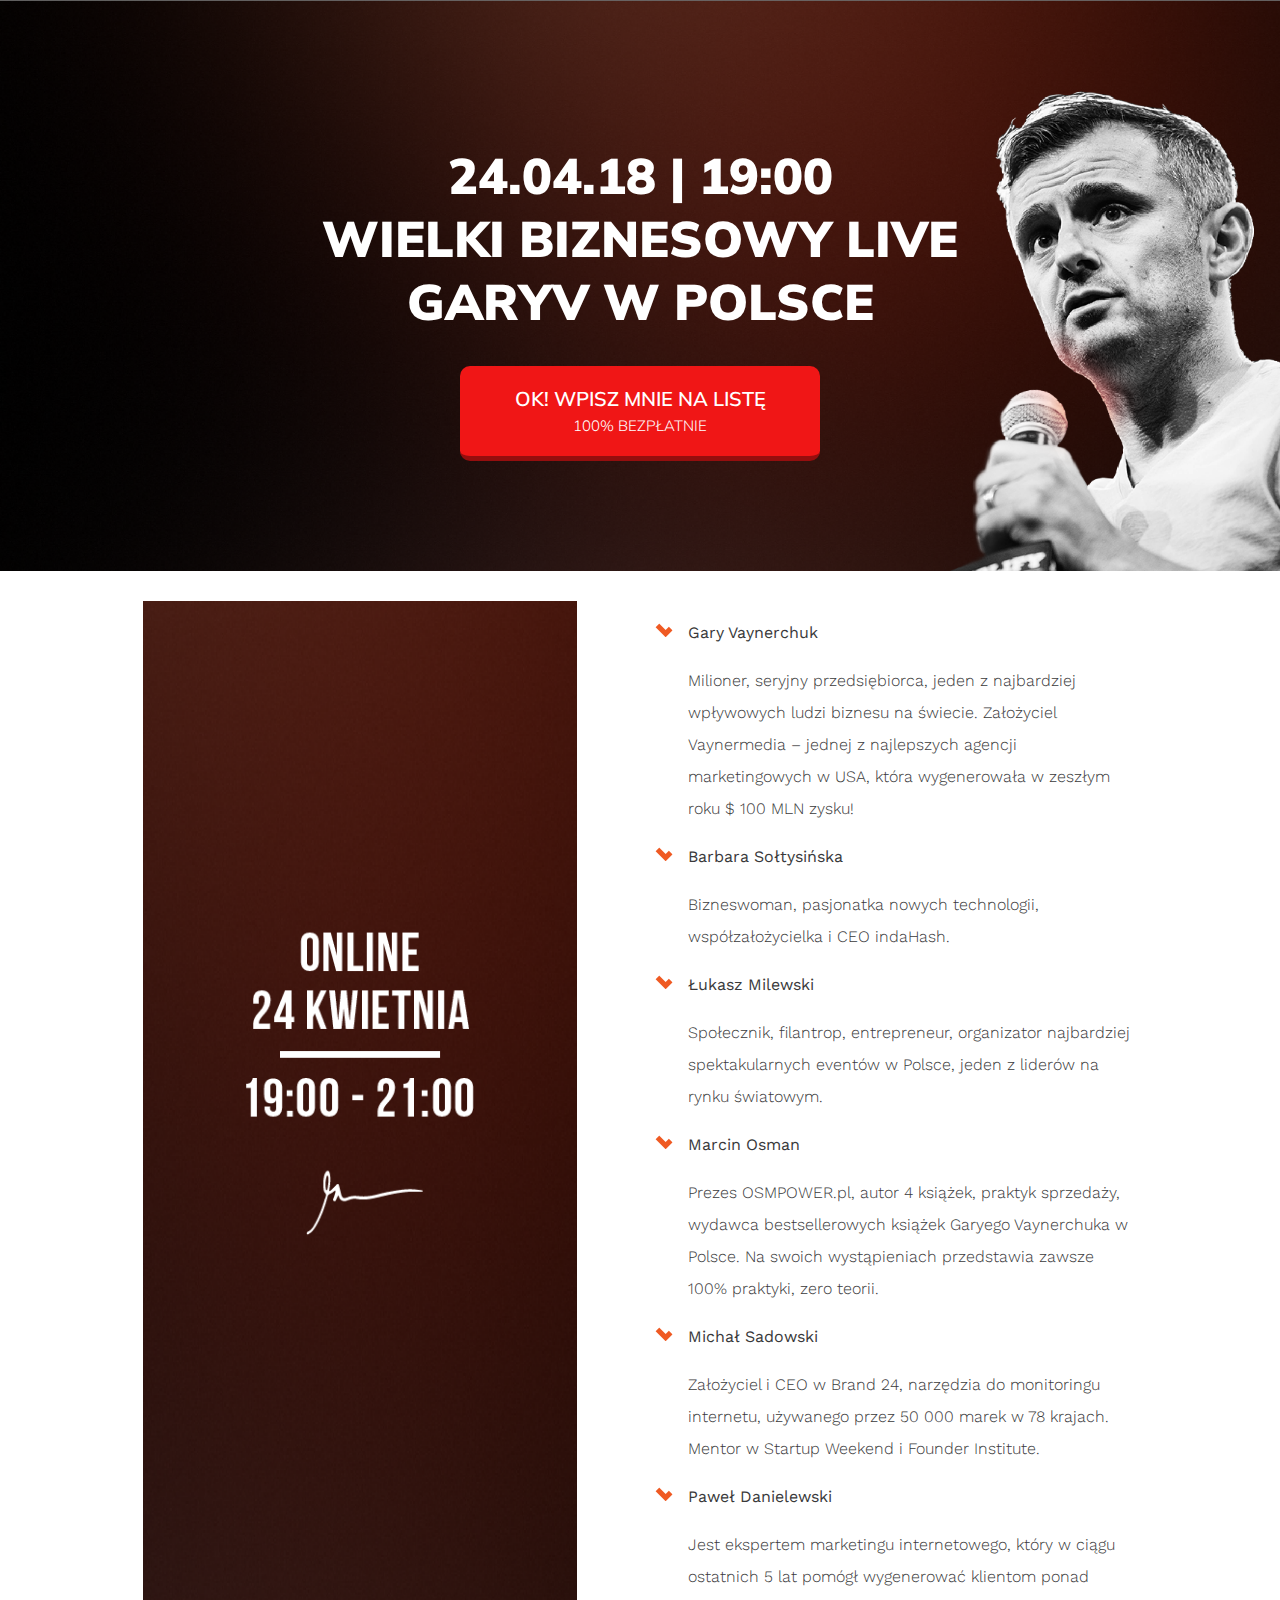
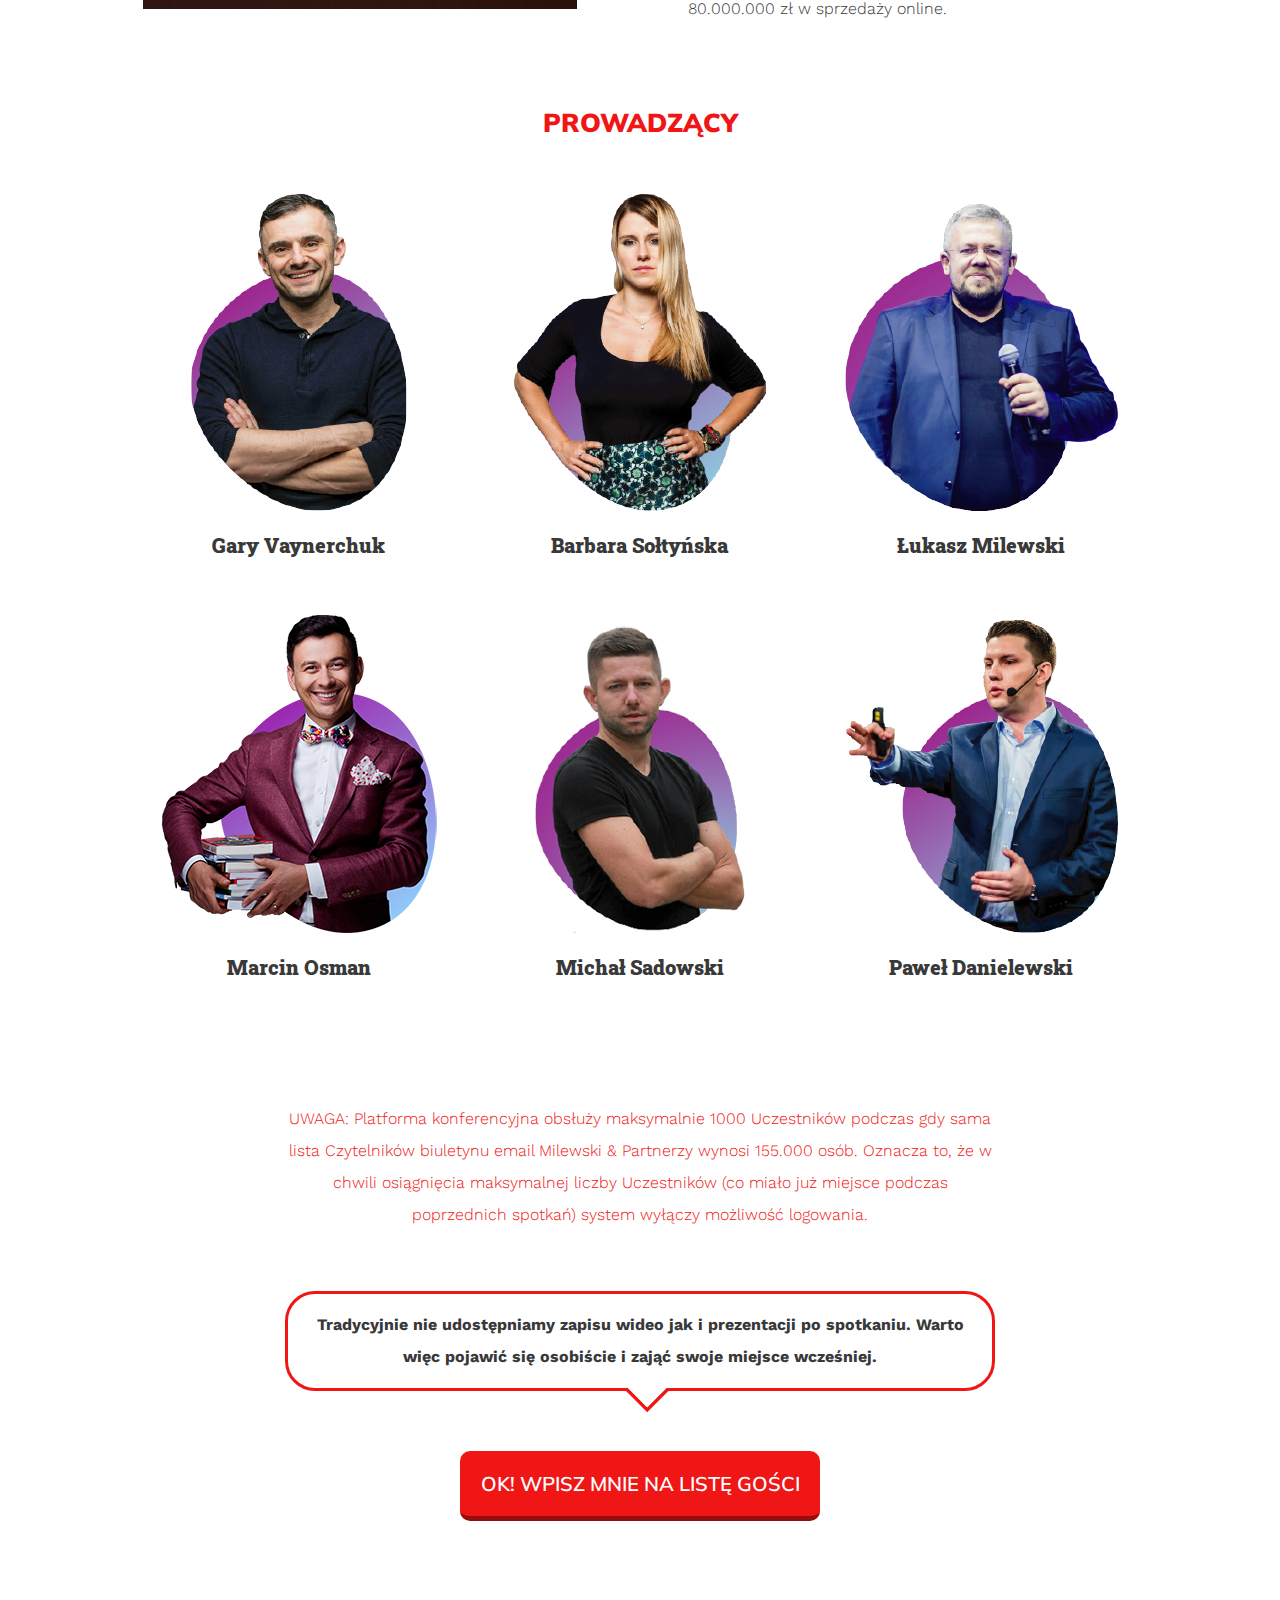
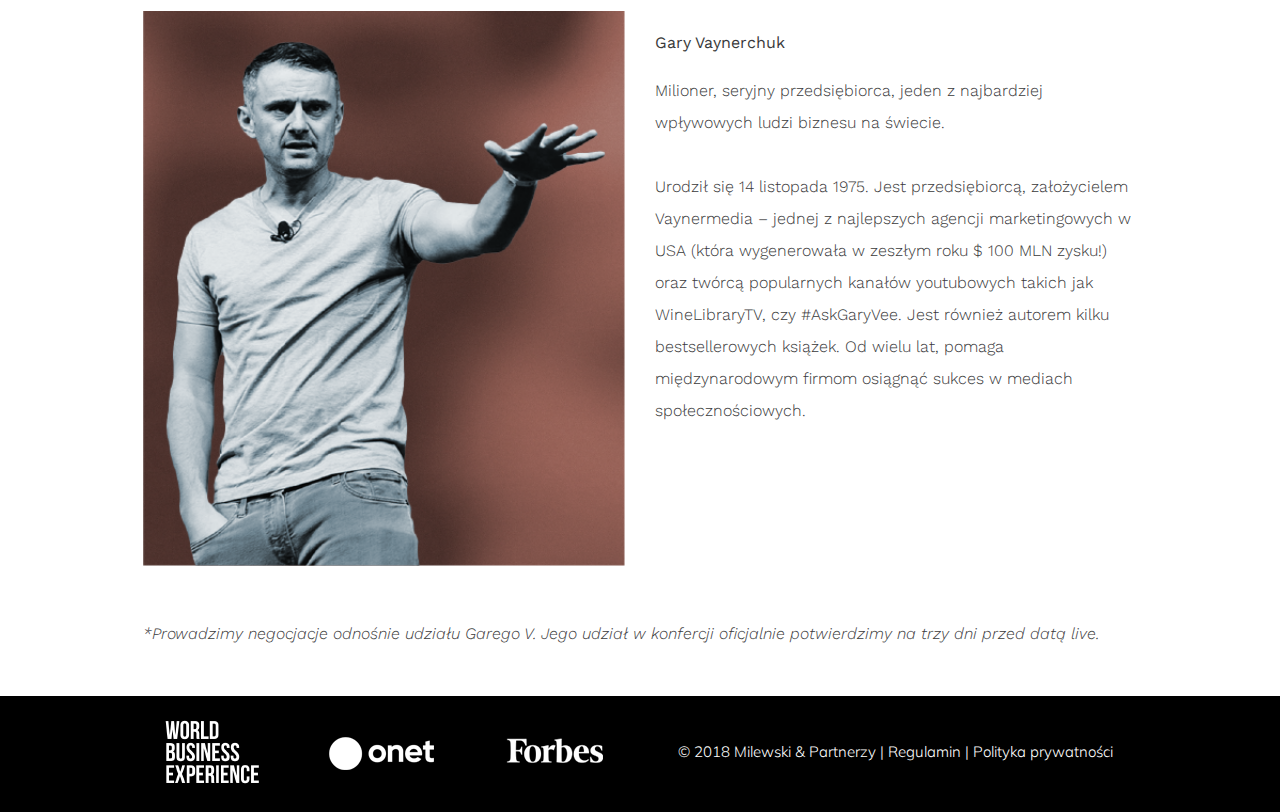
<file: index.html>
<!DOCTYPE html>
<html lang="pl-PL" prefix="og: http://ogp.me/ns#">
	<head>
		<meta charset="UTF-8">
		<meta name="viewport" content="width=device-width, initial-scale=1">
		<title>Wielki Biznesowy Live GaryV w Polsce</title>
		<link rel="stylesheet" type="text/css" href="css/style.css">
		<link rel="stylesheet" type="text/css" href="css/bootstrap-grid.min.css">
    <link rel="stylesheet" type="text/css" href="css/material-design-iconic-font.min.css">
    <link href="https://fonts.googleapis.com/css?family=Muli:300,600,900|Work+Sans:300,500|Roboto+Slab:400,700" rel="stylesheet">

		<!-- Global site tag (gtag.js) - Google Analytics -->

		<script async src="https://www.googletagmanager.com/gtag/js?id=UA-117096442-1"></script>
		<script>
		window.dataLayer = window.dataLayer || [];
		function gtag(){dataLayer.push(arguments);}
		gtag('js', new Date());

		gtag('config', 'UA-117096442-1');
		</script>

		<!-- Facebook Pixel Code -->

		<script>
		!function(f,b,e,v,n,t,s){if(f.fbq)return;n=f.fbq=function(){n.callMethod?
		n.callMethod.apply(n,arguments):n.queue.push(arguments)};if(!f._fbq)f._fbq=n;
		n.push=n;n.loaded=!0;n.version='2.0';n.queue=[];t=b.createElement(e);t.async=!0;
		t.src=v;s=b.getElementsByTagName(e)[0];s.parentNode.insertBefore(t,s)}(window,
		document,'script','https://connect.facebook.net/en_US/fbevents.js');

		fbq('init', '687511681322429');
		fbq('track', "PageView");</script>

		<noscript><img height="1" width="1" style="display:none" src="https://www.facebook.com/tr?id=687511681322429&ev=PageView&noscript=1" /></noscript>
		<!-- End Facebook Pixel Code -->

		<!-- Yandex.Metrika counter -->

		<script type="text/javascript" >
		(function (d, w, c) {
		(w[c] = w[c] || []).push(function() {
		try {
		w.yaCounter48459869 = new Ya.Metrika({
		id:48459869,
		clickmap:true,
		trackLinks:true,
		accurateTrackBounce:true,
		webvisor:true
		});
		} catch(e) { }
		});

		    var n = d.getElementsByTagName("script")[0],
		        s = d.createElement("script"),
		        f = function () { n.parentNode.insertBefore(s, n); };
		    s.type = "text/javascript";
		    s.async = true;
		    s.src = "https://mc.yandex.ru/metrika/watch.js";

		    if (w.opera == "[object Opera]") {
		        d.addEventListener("DOMContentLoaded", f, false);
		    } else { f(); }
		})(document, window, "yandex_metrika_callbacks");
		</script>

		<noscript><div><img src="https://mc.yandex.ru/watch/48459869" style="position:absolute; left:-9999px;" alt="" /></div></noscript>
		<!-- /Yandex.Metrika counter -->


	</head>

	<body>


		<main>
      <section class="header-section">
        <div class="container-1220">

          <div class="row">
            <div class="col-lg-12 text-center margin-top-header">
							<h1>24.04.18 | 19:00<br>
								Wielki Biznesowy Live<br>
							GaryV w Polsce
						</h1>
							<a href="#zapisz-sie" class="button button-normal-width">Ok! Wpisz mnie na listę<br>
							<span class="text-tiny">100% bezpłatnie</span></a>
            </div>
          </div>
        </div>
      </section>

			<section class="what-you-get-section">
				<div class="container-1440">
					<div class="row">
						<div class="col-lg-6">
              <img src="img/img1.png" class="img-rwd">
        </div>
            <div class="col-lg-6">
							<p>
								<img src="img/check.png" class="img-check"> <b>Gary Vaynerchuk </b>
							</p>
							<p class="padding-left-30">
								Milioner, seryjny przedsiębiorca, jeden z najbardziej wpływowych ludzi biznesu na świecie.
Założyciel Vaynermedia – jednej z najlepszych agencji marketingowych w USA, która wygenerowała w zeszłym roku $ 100 MLN zysku!
							</p>

							<p>
								<img src="img/check.png" class="img-check"> <b>Barbara Sołtysińska</b>
							</p>
							<p class="padding-left-30">
								Bizneswoman, pasjonatka nowych technologii, współzałożycielka i CEO indaHash.
							</p>
							<p>
								<img src="img/check.png" class="img-check"> <b>Łukasz Milewski</b>
							</p>
							<p class="padding-left-30">
							Społecznik, filantrop, entrepreneur, organizator najbardziej spektakularnych eventów w Polsce, jeden z liderów na rynku światowym.</p>


<p>
	<img src="img/check.png" class="img-check"> <b>Marcin Osman</b>
</p>
<p class="padding-left-30">
	Prezes OSMPOWER.pl, autor 4 książek, praktyk sprzedaży, wydawca bestsellerowych książek Garyego Vaynerchuka w Polsce.

	Na swoich wystąpieniach przedstawia zawsze 100% praktyki, zero teorii.</p>

<p>
	<img src="img/check.png" class="img-check"> <b>Michał Sadowski</b>
</p>
<p class="padding-left-30">
Założyciel i CEO w Brand 24, narzędzia do monitoringu internetu, używanego przez 50 000 marek w 78 krajach. Mentor w Startup Weekend i Founder Institute.</p>

<p>
	<img src="img/check.png" class="img-check"> <b>Paweł Danielewski</b>
</p>
<p class="padding-left-30">
Jest ekspertem marketingu internetowego, który w ciągu ostatnich 5 lat pomógł wygenerować klientom ponad 80.000.000 zł w sprzedaży online.</p>
            </div>
						</div>
					</div>
				</div>
			</section>

			<section class="person-section">
				<div class="container-1440">
					<div class="row">
						<div class="col-lg-12 text-center">
							<h2 class="text-red">PROWADZĄCY</h2>
						</div>
						<div class="col-lg-4 text-center">
              <img src="img/p1.png" class="img-person">
							<h3>Gary Vaynerchuk</h3>
        		</div>

						<div class="col-lg-4 text-center">
              <img src="img/p2.png" class="img-person">
							<h3>Barbara Sołtyńska</h3>
        		</div>

						<div class="col-lg-4 text-center">
              <img src="img/p3.png" class="img-person">
							<h3>Łukasz Milewski</h3>
        		</div>

						<div class="col-lg-4 text-center">
              <img src="img/p4.png" class="img-person">
							<h3>Marcin Osman</h3>
        		</div>

						<div class="col-lg-4 text-center">
              <img src="img/p5.png" class="img-person">
							<h3>Michał Sadowski</h3>
        		</div>

						<div class="col-lg-4 text-center">
              <img src="img/p6.png" class="img-person">
							<h3>Paweł Danielewski</h3>
        		</div>

						</div>
					</div>
				</div>
			</section>

      <section class="occasion-section">
        <div class="container-750">
          <p class="text-red">
						UWAGA: Platforma konferencyjna obsłuży maksymalnie 1000 Uczestników podczas gdy sama lista Czytelników biuletynu email Milewski & Partnerzy wynosi 155.000 osób. Oznacza to, że w chwili osiągnięcia maksymalnej liczby Uczestników (co miało już miejsce podczas poprzednich spotkań) system wyłączy możliwość logowania.
          </p>
					<p class="margin-bottom-50 triagle-box">
						Tradycyjnie nie udostępniamy zapisu wideo jak i prezentacji po spotkaniu. Warto więc pojawić się osobiście i zająć swoje miejsce wcześniej.
					</p>
          <a href="#zapisz-sie" class="button">Ok! Wpisz mnie na listę gości</a>
        </div>
      </section>

			<section class="what-you-get-section">
				<div class="container-1440">
					<div class="row">
						<div class="col-lg-6">
              <img src="img/gary-01.png" class="img-fluid">
        </div>
            <div class="col-lg-6">
							<p>
								<b>Gary Vaynerchuk</b>
							</p>
							<p>
								Milioner, seryjny przedsiębiorca,
								jeden z najbardziej wpływowych ludzi biznesu na świecie.
								<br><br>
								Urodził się 14 listopada 1975. Jest przedsiębiorcą, założycielem Vaynermedia – jednej z najlepszych agencji marketingowych w USA (która wygenerowała w zeszłym roku $ 100 MLN zysku!) oraz twórcą popularnych kanałów youtubowych takich jak WineLibraryTV, czy #AskGaryVee. Jest również autorem kilku bestsellerowych książek. Od wielu lat, pomaga międzynarodowym firmom osiągnąć sukces w mediach społecznościowych.
							</p>
            </div>
						<div class="col-lg-12">
							<p>
								<em>
								<br>*Prowadzimy negocjacje odnośnie udziału Garego V. Jego udział w konfercji oficjalnie potwierdzimy na trzy dni przed datą live.
							</em>
						</p>
						</div>
						</div>
					</div>
				</div>
			</section>

		</main>
		<footer class="text-white">
			<div class="container-1440">
				<div class="row">
					<div class="col-lg-2">
						<a href="http://www.wbexp.pl/" target="_blank">
							<img src="img/logo1.png" class="img-fluid-mobile">
						</a>
					</div>
					<div class="col-lg-2">
						<a href="https://www.onet.pl/" target="_blank">
							<img src="img/logo2.png" class="img-fluid-mobile">
						</a>
					</div>
					<div class="col-lg-2">
						<a href="https://www.forbes.pl/" target="_blank">
							<img src="img/logo3.png" class="img-fluid-mobile">
						</a>
					</div>
					<div class="col-lg-6">
						<p class="footer-info">
							<!-- W adresach linków zamiast # wprowadź docelowy adres -->
							&copy; <a href="http://www.milewskipartnerzy.pl/" target="_blank">2018 Milewski & Partnerzy</a> | <a href="http://www.wbexp.pl/regulamin/" target="_blank">Regulamin</a> | <a href="http://sklep.milewskipartnerzy.pl/policy/" target="_blank">Polityka prywatności</a>
						</p>
					</div>
					</div>
				</div>
		</footer>

		<div id="zapisz-sie" class="overlay">
			<div class="popup">
				<h2>Tytuł</h2>
				<a class="close" href="#zamknij">&times;</a>
				<div class="content">
					<!-- Wklej tutaj kod swojego fromularza, jeżeli to wymagane to dodaj przed </body> odpowiedni kod js -->
					Tutaj proszę wkleić formularz
				</div>
			</div>
		</div>

		<script src="js/jquery-3.2.1.min.js"></script>
	</body>
</html>
</file>
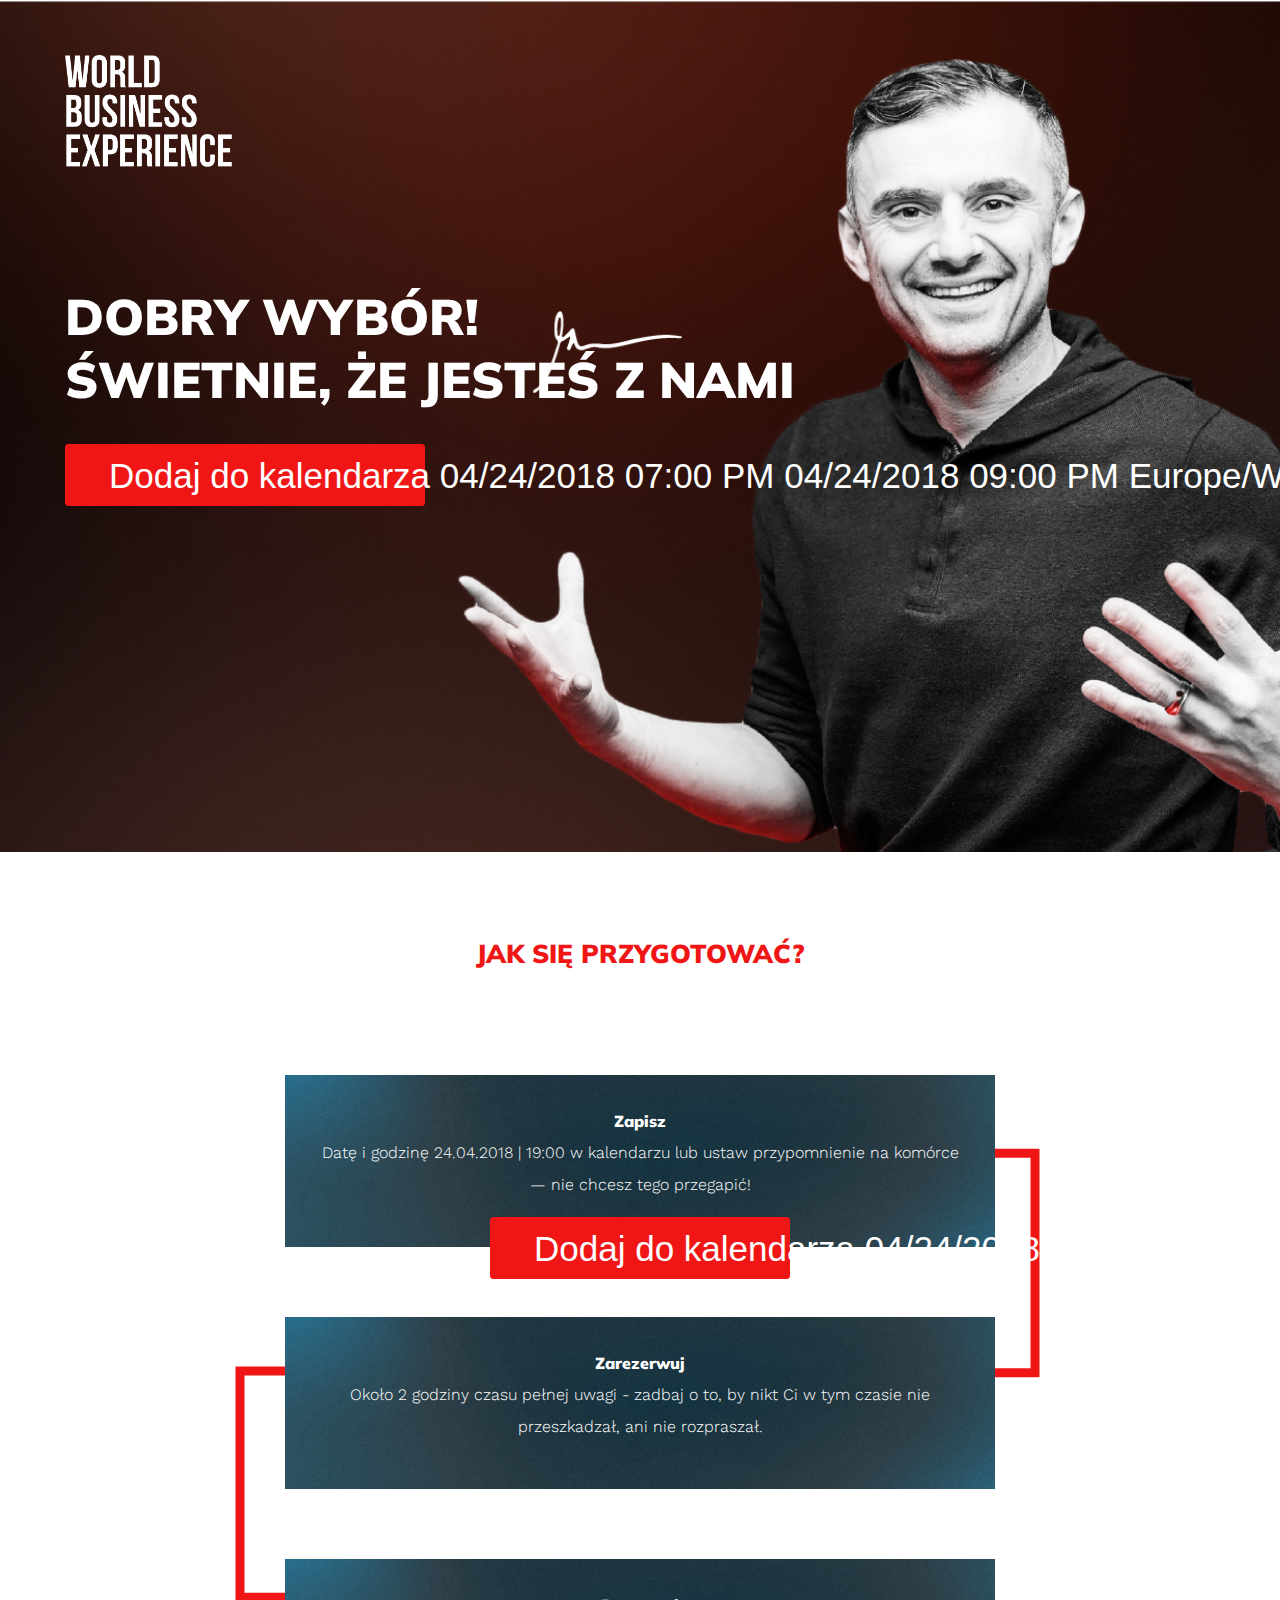
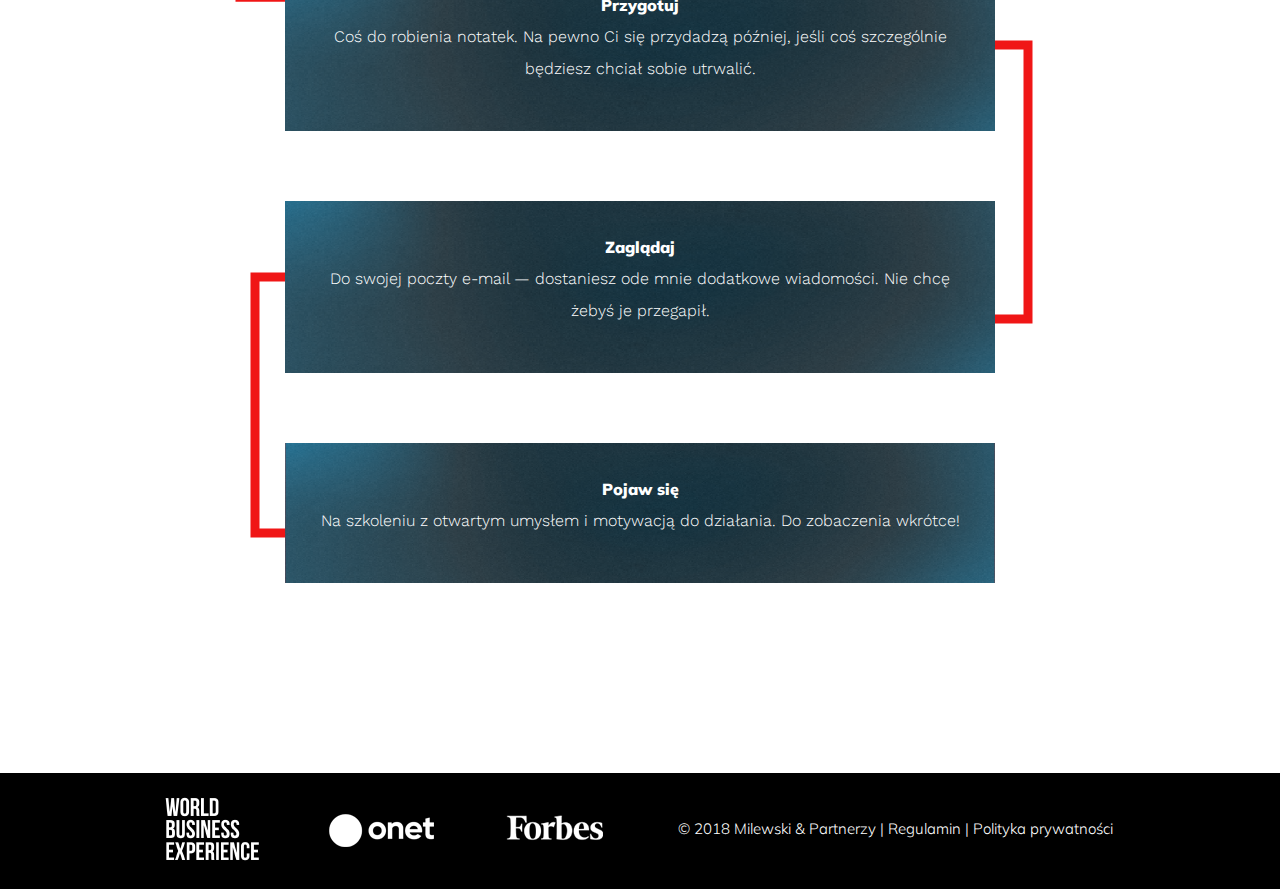
<file: dziekuje.html>
<!DOCTYPE html>
<html lang="pl-PL" prefix="og: http://ogp.me/ns#">
	<head>
		<meta charset="UTF-8">
		<meta name="viewport" content="width=device-width, initial-scale=1">
		<title>Wielki Biznesowy Live GaryV w Polsce</title>
		<link rel="stylesheet" type="text/css" href="css/style.css">
		<link rel="stylesheet" type="text/css" href="css/bootstrap-grid.min.css">
    <link rel="stylesheet" type="text/css" href="css/material-design-iconic-font.min.css">
    <link href="https://fonts.googleapis.com/css?family=Muli:300,600,900|Work+Sans:300,500|Roboto+Slab:400,700" rel="stylesheet">
		<!-- Global site tag (gtag.js) - Google Analytics -->

		<script async src="https://www.googletagmanager.com/gtag/js?id=UA-117096442-1"></script>
		<script>
		window.dataLayer = window.dataLayer || [];
		function gtag(){dataLayer.push(arguments);}
		gtag('js', new Date());

		gtag('config', 'UA-117096442-1');
		</script>

		<!-- Facebook Pixel Code -->

		<script>
		!function(f,b,e,v,n,t,s){if(f.fbq)return;n=f.fbq=function(){n.callMethod?
		n.callMethod.apply(n,arguments):n.queue.push(arguments)};if(!f._fbq)f._fbq=n;
		n.push=n;n.loaded=!0;n.version='2.0';n.queue=[];t=b.createElement(e);t.async=!0;
		t.src=v;s=b.getElementsByTagName(e)[0];s.parentNode.insertBefore(t,s)}(window,
		document,'script','https://connect.facebook.net/en_US/fbevents.js');

		fbq('init', '687511681322429');
		fbq('track', "PageView");</script>

		<noscript><img height="1" width="1" style="display:none" src="https://www.facebook.com/tr?id=687511681322429&ev=PageView&noscript=1" /></noscript>
		<!-- End Facebook Pixel Code -->

		<!-- Yandex.Metrika counter -->

		<script type="text/javascript" >
		(function (d, w, c) {
		(w[c] = w[c] || []).push(function() {
		try {
		w.yaCounter48459869 = new Ya.Metrika({
		id:48459869,
		clickmap:true,
		trackLinks:true,
		accurateTrackBounce:true,
		webvisor:true
		});
		} catch(e) { }
		});

				var n = d.getElementsByTagName("script")[0],
						s = d.createElement("script"),
						f = function () { n.parentNode.insertBefore(s, n); };
				s.type = "text/javascript";
				s.async = true;
				s.src = "https://mc.yandex.ru/metrika/watch.js";

				if (w.opera == "[object Opera]") {
						d.addEventListener("DOMContentLoaded", f, false);
				} else { f(); }
		})(document, window, "yandex_metrika_callbacks");
		</script>

		<noscript><div><img src="https://mc.yandex.ru/watch/48459869" style="position:absolute; left:-9999px;" alt="" /></div></noscript>
		<!-- /Yandex.Metrika counter -->

		<script type="text/javascript" src="https://addevent.com/libs/atc/1.6.1/atc.min.js" async defer></script>

	</head>

	<body>


		<main>
      <section class="header-section-thx">
        <div class="container-1220">
          <div class="row">
            <div class="col-lg-2 col-md-3 col-sm-12 margin-top-25">
              <a href="http://www.wbexp.pl/" target="_blank">
                <img src="img/logo-wbe.png" class="logo">
              </a>
            </div>

          </div>
					<div class="row">
            <div class="col-lg-12 margin-top-header">
              <h1>Dobry wybór!<br>
							Świetnie, że jesteś z nami</h1>
							<div title="Dodaj do kalendarza" class="button btn-left addeventatc">
								Dodaj do kalendarza
										<span class="start">04/24/2018 07:00 PM</span>
										<span class="end">04/24/2018 09:00 PM</span>
										<span class="timezone">Europe/Warsaw</span>
										<span class="title">Wielki Biznesowy Live GaryV w Polsce</span>
							</div>
            </div>
          </div>
        </div>
      </section>

			<section class="section-box">
				<div class="container-750">
					<div class="row">
						<div class="col-lg-12 text-center bg-none">
						<h2 class="text-red">JAK SIĘ PRZYGOTOWAĆ?</h2>
						</div>

            <div class="col-lg-12 text-center">
							<h3>
								Zapisz
							</h3>
							<p>
Datę i godzinę 24.04.2018 | 19:00 w kalendarzu lub ustaw przypomnienie na komórce — nie chcesz tego przegapić!							</p>

            </div>
						<div class="col-lg-12 text-center col-button">
							<div title="Dodaj do kalendarza" class="button text-tiny button-box addeventatc">
								Dodaj do kalendarza
										<span class="start">04/24/2018 07:00 PM</span>
										<span class="end">04/24/2018 09:00 PM</span>
										<span class="timezone">Europe/Warsaw</span>
										<span class="title">Wielki Biznesowy Live GaryV w Polsce</span>
							</div>
						</div>

						<div class="col-lg-12 text-center">
							<h3>
								Zarezerwuj
							</h3>
							<p>
Około 2 godziny czasu pełnej uwagi - zadbaj o to, by nikt Ci w tym czasie nie przeszkadzał, ani nie rozpraszał.							</p>

            </div>

						<div class="col-lg-12 text-center">
							<h3>
								Przygotuj
							</h3>
							<p>
Coś do robienia notatek. Na pewno Ci się przydadzą później, jeśli coś szczególnie będziesz chciał sobie utrwalić.							</p>
            </div>

						<div class="col-lg-12 text-center">
							<h3>
								Zaglądaj
							</h3>
							<p>
Do swojej poczty e-mail — dostaniesz ode mnie dodatkowe wiadomości. Nie chcę żebyś je przegapił.							</p>
            </div>

						<div class="col-lg-12 text-center">
							<h3>
							Pojaw się
							</h3>
							<p>
Na szkoleniu z otwartym umysłem i motywacją do działania. Do zobaczenia wkrótce!							</p>
            </div>

						</div>
					</div>
				</div>
			</section>

		</main>
		<footer class="text-white">
			<div class="container-1440">
				<div class="row">
					<div class="col-lg-2">
						<a href="http://www.wbexp.pl/" target="_blank">
							<img src="img/logo1.png" class="img-fluid-mobile">
						</a>
					</div>
					<div class="col-lg-2">
						<a href="https://www.onet.pl/" target="_blank">
							<img src="img/logo2.png" class="img-fluid-mobile">
						</a>
					</div>
					<div class="col-lg-2">
						<a href="https://www.forbes.pl/" target="_blank">
							<img src="img/logo3.png" class="img-fluid-mobile">
						</a>
					</div>
					<div class="col-lg-6">
						<p class="footer-info">

							&copy; <a href="http://www.milewskipartnerzy.pl/" target="_blank">2018 Milewski & Partnerzy</a> | <a href="http://www.wbexp.pl/regulamin/" target="_blank">Regulamin</a> | <a href="http://sklep.milewskipartnerzy.pl/policy/" target="_blank">Polityka prywatności</a>
						</p>
					</div>
					</div>
				</div>
		</footer>

		<div id="zapisz-sie" class="overlay">
			<div class="popup">
				<h2>Tytuł</h2>
				<a class="close" href="#zamknij">&times;</a>
				<div class="content">
					Tutaj będzie formularz
				</div>
			</div>
		</div>

		<script src="js/jquery-3.2.1.min.js"></script>
	</body>
</html>
</file>
<file: css/style.css>
/*
  1. General Style
  2. Fonts
  3. Header
  4. Buttons
  5. Features
  6. Expectations
  7. Author
  8. Video Carusel
  9. Occasion
  10. Footer
  11. Timer
  12. No Retransmission
  13. What you get
  14. Triagle box
  15. Autendion
  16. Form
*/

/* 1. General Style */
body {
  color: #39393A;
  font-family: 'Work Sans', sans-serif;
  font-weight: 300;
  font-size: 16px;
  margin: 0;
}

h1 {
  font-size: 50px;
  font-family: 'Muli', sans-serif;
  font-weight: 900;
  text-transform: uppercase;
  color: #fff;
}

h2 {
  font-size: 26px;
  font-family: 'Muli', sans-serif;
  font-weight: 900;
  line-height: 0px;
}

.h2-line-height {
  line-height: 32px !important;
}

h3 {
  font-size: 16px;
  font-family: 'Muli', sans-serif;
  font-weight: 900;
  line-height: 0px;
}

p {
  line-height: 32px;
}

a {
  font-family: 'Muli', sans-serif;
  font-weight: 900;
  text-transform: uppercase;
  text-decoration: none;
}

.container-1440 {
  max-width: 1024px;
  margin: 0 auto;
  padding: 0px;
}

.container-1220 {
  max-width: 1220px;
  margin: 0 auto;
  padding: 20px;
}

.container-860 {
  max-width: 860px;
  margin: 0 auto;
  padding: 20px;
}

.container-750 {
    max-width: 750px;
    margin: 0 auto;
    padding: 20px;
}

.row {
  margin: 0px !important;
}

.margin-top-25 {
  margin-top: 25px;
}

.margin-top-50 {
  margin-top: 50px;
}

.margin-bottom-50 {
  margin-bottom: 50px;
}

.padding-content {
  padding: 8% !important;
}

.align-right {
  text-align: right;
}

.text-white {
  color: white
}

.text-blue {
  color: #004EFF;
}

.big-text {
  font-size: 42px;
  font-family: 'Work Sans', sans-serif;
  font-weight: 300;
  line-height: 49px;
}

p.big-text:after {
    content: '';
    display: block;
    margin: 36px 0px;
    background: #004EFF;
    width: 100px;
    height: 2px;
}

p.big-text.no-after:after {
    content: '';
    display: block;
    margin: 0px 0px;
    width: 0;
    height: 0;
}

.small-text {
  font-size: 26px;
  font-family: 'Work Sans', sans-serif;
  font-weight: 300;
  line-height: 32px;
}

.text-center {
  text-align: center;
}

li {
  list-style-type: none;
}

i.zmdi {
    font-weight: bold;
}

.blue-background {
  background-color: #004EFF;
  color: white;
}

.blue-background i.zmdi {
  color: white;
}

.font-68 {
  font-size: 68px !important;
}

.aling-center {
  text-align: center;
}

.space-element {
  height: 30%;
}

section {
    padding: 30px 0px;
}

.img-rwd {
  width: 90%;
  text-align: center;
}

@media screen and (max-width: 1440px) {
  .space-element {
    height: 35%;
  }
}

@media screen and (max-width: 1250px) {
  .padding-content {
      padding: 4% !important;
  }
}

@media screen and (max-width: 1080px) {
  .padding-content {
      padding: 4% !important;
  }

  .space-element {
    height: 39%;
  }

  h2 {
    line-height: 32px;
  }
}

@media screen and (max-width: 1010px) {
  .padding-content {
      padding: 3% !important;
  }
}


@media screen and (max-width: 768px) {
  .space-element {
    height: 5%;
  }
}

@media screen and (max-width: 425px) {
  .img-rwd {
    width: 100%;
  }
  .big-text {
    font-size: 28px !important;
    line-height: 32px;
  }

  .space-element {
    height: 0%;
  }

  .col-sm-2 {
    width: 20% !important;
  }

  .col-sm-10 {
    width: 80% !important;
  }
  .margin-bottom-mobile {
    margin-bottom: 50px;
  }
}

/* 3. Header */
.header-section {
  background: url(../img/header-cover.png) right bottom no-repeat;
  -webkit-background-size: cover;
  -moz-background-size: cover;
  -o-background-size: cover;
  background-size: cover;
  min-height: 452px;
  padding: 10px 0px;
  background-color: black;
}

.header-section-thx {
  background: url(../img/bg-thx.png) right bottom no-repeat;
  -webkit-background-size: cover;
  -moz-background-size: cover;
  -o-background-size: cover;
  background-size: cover;
  min-height: 852px;
  padding: 10px 0px;
  color: black;
}

.margin-top-header {
    padding: 5rem;
}

.header-section2 {
  background: url(../img/header-cover2.png) center center no-repeat;
  -webkit-background-size: cover;
  -moz-background-size: cover;
  -o-background-size: cover;
  background-size: cover;
  min-height: 852px;
  padding: 10px 0px;
  color: white;
}

.header-section3 {
  background: url(../img/header-cover3.png) center center no-repeat;
  -webkit-background-size: cover;
  -moz-background-size: cover;
  -o-background-size: cover;
  background-size: cover;
  min-height: 852px;
  padding: 10px 0px;
  color: white;
}

img.logo {
  width: 100%;
  height: auto;
}

.header-section-thx,
.header-section h2,
.header-section p{
  color: white;
}

.header-section h2 {
  margin-top: 90px;
  line-height: 32px;
}

.zmdi-hc-fw {
    margin-left: 20px;
    transition: all 0.3s ease;
}

a:hover .zmdi-hc-fw {
  margin-left: 30px;
}

.no-retransmission-section .big-text:after,
.header-section2 .big-text:after,
.header-section3 .big-text:after {
  margin: 36px auto;
}

@media screen and (max-width: 425px) {
  #anchor-link {
    display: none;
  }

  .header-section2 h2,
  .header-section h2 {
    margin-top: 30px;
  }

  .header-section {
    background: url(../img/header-cover.png) 40% 0% no-repeat;
  }

  .header-section-thx {
    background: url(../img/bg-thx.png) 40% 0% no-repeat;
  }

  img.logo {
    width: 50%;
    height: auto;
  }

  h1 {
    font-size: 40px;
}

  .margin-top-header {
    margin-top: 20%;
}

h2 {
    font-size: 20px;
}

.bg-none {
  margin-bottom: 0px !important;
}

div#addeventatc1 {
    width: 280px !important;
}
}

@media screen and (max-width: 320px) {
  .container-1220 {
      padding: 3px;
  }
}

/* 4. Buttons */
.button {
  text-align: center;
  font-weight: 600;
  display: block;
  background: #F01616;
  color: #fff;
  font-size: 20px;
  border-radius: 10px;
  padding: 20px 20px;
  max-width: 360px;
  white-space: nowrap;
  border-bottom: 5px solid #950E0E;
  margin: 0 auto;
}

.btn-left {
  margin: 0 !important;
}

.text-tiny {
  font-size: 15px;
  font-weight: 300;
}

.button:hover {
  background: rgb(145,32,45);
}

.blue-background .button {
  background: white;
  color: #C30016;
}

.blue-background .button:hover {
  background: #C30016;
  color: white;
}

@media screen and (max-width: 1024px) {
  .button {
      font-size: 13px;
  }
}

@media screen and (max-width: 425px) {
 .hidde-mobile-425,
  .button-long-width {
      display: none;
  }

  .align-right {
    text-align: center;
  }
}

@media screen and (max-width: 320px) {
  .button-normal-width {
      padding: 18px 18px;
  }
}

/* 5. Features */

.features-section {
  background: #004EFF;
  color: white;
  padding: 50px 0 30px;
  font-family: 'Muli', sans-serif;
  font-size: 14px;
}

.features-section .zmdi-hc-fw {
  margin: 0px 10px 70px 0px;
  display: inline;
  font-size: 26px;
  float: left;
  width: 59px;
  height: 59px;
  border-radius: 100%;
  border: 1px solid white;
}

.features-section > div > div > div:nth-child(1) > i {
  padding: 14px 20px;
}

.features-section > div > div > div:nth-child(2) > i {
  padding: 14px 18px;
}

.features-section > div > div > div:nth-child(3) > i {
  padding: 14px 21px;
}

.features-section > div > div > div:nth-child(4) > i {
  padding: 14px 17px;
}

@media screen and (max-width: 1080px) {
  .features-section .zmdi-hc-fw {
      margin: 0px 10px 90px 0px;
  }
}

/* 6. Expectations */
.expect-list {
  margin: 80px 0px;
}

.expect-list li {
  line-height: 50px;
}

.expect-list .zmdi-hc-fw {
    margin-left: 0px;
    margin-right: 30px;
    color: #004EFF;
  }

.car-photo {
  min-height: 687px !important;
  max-height: 687px;
  background: url(../img/car.png) center center no-repeat;
  -webkit-background-size: cover;
  -moz-background-size: cover;
  -o-background-size: cover;
  background-size: cover;
}

.get-photo {
  background: url(../img/header-cover3.png) center center no-repeat;
  -webkit-background-size: cover;
  -moz-background-size: cover;
  -o-background-size: cover;
  background-size: cover;
  min-height: 687px !important;
  max-height: 687px;
}

.car-photo a {
  color: white;
}

.watch-box {
  text-align: center;
  margin: 40% auto 60% auto;
}

.check-circle .watch-box {
  margin: 50% auto;
}

.carusel-section .zmdi-hc-fw,
.watch-box .zmdi-hc-fw {
    margin-left: 0px;
  }

a.play-cirle {
  display: block;
  width: 59px;
  height: 59px;
  text-align: center;
  margin: 0 auto 42px auto;
  border-radius: 100%;
  border: 1px solid white;
}

a.play-cirle:hover {
  background: white;
}

a.play-cirle .zmdi-hc-fw {
    padding: 21px 9px;
}

a.play-cirle:hover .zmdi-hc-fw {
  margin-left: 0px;
  color: #004EFF;
}

a.watch-link:hover .zmdi-hc-fw {
  margin-left: 10px;
}

@media screen and (max-width: 1280px) {
  ul.expect-list{
    padding: 0px;
  }
}

@media screen and (max-width: 1024px) {
  .padding-content {
      padding: 4% !important;
  }

  .watch-box {
      text-align: center;
      margin: 60% auto 60% auto;
  }
}

@media screen and (max-width: 768px) {
  .watch-box {
    margin: 40% auto 60% auto;
  }
}

@media screen and (max-width: 425px) {
  .get-photo,
  .car-photo {
      margin-top: 50px;
      max-height: 500px !important;
      min-height: 500px !important;
      height: 500px !important;
  }
  .check-circle {
    margin-top: 50px;
  }

  li {
    font-size: 14px;
  }

  .expect-list .zmdi-hc-fw {
    margin-left: 0px;
    margin-right: 5px;
  }
}

@media screen and (max-width: 375px) {
  li {
    font-size: 13px;
  }

  .expect-list li {
      line-height: 20px;
      margin-bottom: 20px;
  }

  .watch-box {
    margin: 60% auto 60% auto;
  }
}

@media screen and (max-width: 320px) {
  li {
      font-size: 16px;
  }

  .expect-list li {
    line-height: 20px;
    margin-bottom: 20px;
    padding-left: 20px;
  }

  .expect-list .zmdi-hc-fw {
    margin-left: -25px;
    position: absolute;
  }
}

/* 7. Author */

.author-photo {
  min-height: 889px !important;
  background: url(../img/pawel-foto.jpg) 40% 50% no-repeat;
  -webkit-background-size: cover;
  -moz-background-size: cover;
  -o-background-size: cover;
  background-size: cover;
}
.photo-flip {
  -moz-transform: scaleX(-1);
  -o-transform: scaleX(-1);
  -webkit-transform: scaleX(-1);
  transform: scaleX(-1);
  filter: FlipH;
  -ms-filter: "FlipH";
}

@media screen and (max-width: 1024px) {
  .author-photo {
      min-height: 750px !important;
  }
}

@media screen and (max-width: 768px) {
  .author-photo {
      min-height: 750px !important;
  }

  .photo-flip {
    margin-top: 25px;
  }
}

@media screen and (max-width: 425px) {
  .author-photo {
      min-height: 550px !important;
  }
}

@media screen and (max-width: 320px) {
  .author-photo {
      min-height: 500px !important;
  }
}

/* 8. Video Carusel */
.carusel-section .col-lg-4 {
  padding: 0px;
}

.csslider {
  display: inline-block;
  text-align: left;
  position: relative;
  margin-bottom: 22px;
  width: 100%;
}

.csslider > input {
  display: none;
}

.csslider > input:nth-of-type(3):checked ~ ul li:first-of-type {
  margin-left: -200%;
}

.csslider > input:nth-of-type(2):checked ~ ul li:first-of-type {
  margin-left: -100%;
}

.csslider > input:nth-of-type(1):checked ~ ul li:first-of-type {
  margin-left: 0%;
}

.csslider > .navigation {
  position: relative;
  float: left;
  font-size: 0;
  line-height: 0;
  text-align: left;
  -webkit-touch-callout: none;
  -webkit-user-select: none;
  -khtml-user-select: none;
  -moz-user-select: none;
  -ms-user-select: none;
  user-select: none;
  width: 25%;
  min-height: 327px;
  background-color: #004EFF;
  color: white;
  padding: 5%;
}
.csslider > .navigation label {
  position: relative;
  display: inline-block;
  cursor: pointer;
  border-radius: 50%;
  margin: 0 4px;
  padding: 4px;
  border: 3px solid rgba(255,255,255,.5);
  background: #004EFF;
}
.csslider > .navigation label:hover:after {
  opacity: 1;
}
.csslider > .navigation label:after {
  content: '';
  position: absolute;
  left: 50%;
  top: 50%;
  margin-left: -7px;
  margin-top: -7px;
  background: #004EFF;
  border-radius: 50%;
  border: 3px solid rgba(255,255,255,1);
  padding: 4px;
  opacity: 0;
}
.csslider.inside .navigation {
  bottom: 10px;
  margin-bottom: 10px;
}
.csslider.inside .navigation label {
  border: 1px solid red;
}
.csslider > input:nth-of-type(1):checked ~ .navigation label:nth-of-type(1):after,
.csslider > input:nth-of-type(2):checked ~ .navigation label:nth-of-type(2):after,
.csslider > input:nth-of-type(3):checked ~ .navigation label:nth-of-type(3):after {
  opacity: 1;
}

.csslider > ul {
  position: relative;
  height: 327px;
  width: 75%;
  font-size: 0;
  line-height: 0;
  background-color: #F6F6F6;
  padding: 0;
  overflow: hidden;
  white-space: nowrap;
  -moz-box-sizing: border-box;
  -webkit-box-sizing: border-box;
  box-sizing: border-box;
}
.csslider > ul > li {
  position: relative;
  display: inline-block;
  width: 100%;
  height: 100%;
  overflow: hidden;
  font-size: 15px;
  font-size: initial;
  line-height: normal;
  -moz-transition: all 0.5s cubic-bezier(0.4, 1.3, 0.65, 1);
  -o-transition: all 0.5s ease-out;
  -webkit-transition: all 0.5s cubic-bezier(0.4, 1.3, 0.65, 1);
  transition: all 0.5s cubic-bezier(0.4, 1.3, 0.65, 1);
  vertical-align: top;
  -moz-box-sizing: border-box;
  -webkit-box-sizing: border-box;
  box-sizing: border-box;
  white-space: normal;
}

.video {
  width: 100%;
  height: 200%;
  -webkit-background-size: cover !important;
  -moz-background-size: cover !important;
  -o-background-size: cover !important;
  background-size: cover !important;
}

.video1 {
  background: url(../img/video1.png) center center no-repeat;
}

.video2 {
  background: url(../img/video2.png) center center no-repeat;
}

.video3 {
  background: url(../img/video3.png) center center no-repeat;
}

.video4 {
  background: url(../img/video4.png) center center no-repeat;
}

.video5 {
  background: url(../img/video5.png) center center no-repeat;
}

.video6 {
  background: url(../img/video6.png) center center no-repeat;
}

.video7 {
  background: url(../img/video7.png) center center no-repeat;
}

.video8 {
  background: url(../img/video8.png) center center no-repeat;
}

.video9 {
  background: url(../img/video9.png) center center no-repeat;
}

.carusel-section .watch-box {
    text-align: center;
    margin: 20% 45%;
    position: absolute;
}

.carusel-section .row p {
  padding: 10px 20px 0px;
}

.carusel-section .play-cirle .zmdi-hc-fw {
  color: white;
}

.carusel-section .watch-link{
  color: #39393A;
}

@media screen and (max-width: 1024px) {
  .csslider > .navigation {
    padding: 4%;
  }

  .carusel-section .watch-box {
    margin: 30% 40%;
  }
}

@media screen and (max-width: 768px) {
  section.carusel-section {
      margin-top: 50px;
  }

  .hidde-mobile {
    display: none;
  }

  .carusel-section .watch-box {
    margin: 15% 50%;
}
}

@media screen and (max-width: 425px) {
  .csslider > .navigation {
      width: 100%;
      min-height: 50px;
  }

  .csslider > ul {
    position: relative;
    height: 327px;
    width: 100%;
  }
}

@media screen and (max-width: 375px) {
  .csslider > .navigation {
      padding: 8% 4%;
  }

  .carusel-section .watch-box {
    margin: 20% 45%;
  }
}

/* 9. Occasion */
.occasion-section {
  text-align: center;
  padding: 0px 0 40px;
}

.occasion-section .big-text {
  color: #C30016;
  margin-bottom: 10px;
}

.occasion-section .big-text:after {
  margin: 30px auto;
  background: white;
}

.gray-background {
  background-color: rgb(246,246,246);
}

.gray-background h2 {
  color: #C30016;
}

.gray-background .big-text {
  color: #39393A;
}

.gray-background .big-text:after {
  margin: 30px auto;
  background: #C30016;
}

.blue-background .big-text:after {
  margin: 30px auto;
  background: white;
}

/* 10. Footer */
footer {
  background: black;
  padding: 0px;
  bottom: 0;
  text-align: center;
  font-family: 'Muli', sans-serif;
  font-weight: 300;
  font-size: 15px;
}

.footer-info a {
    font-weight: 300;
    color: #fff;
    text-transform: none;
}

p.footer-info {
    padding-top: 25px;
}

.img-fluid {
    width: 100%;
}

@@media screen and (max-width: 425px) {


.img-fluid-mobile {
  width: 100%;
}
}

/* 11. Pop up */
.overlay {
  position: fixed;
  top: 0;
  bottom: 0;
  left: 0;
  right: 0;
  background: rgba(0, 0, 0, 0.7);
  transition: opacity 500ms;
  visibility: hidden;
  opacity: 0;
}
.overlay:target {
  visibility: visible;
  opacity: 1;
}
.popup {
  margin: 70px auto;
  padding: 20px;
  background: #fff;
  border-radius: 5px;
  width: 30%;
  position: relative;
  transition: all 2s ease-in-out;
  color: #fff;
  background: url(../img/bg-pop.png) center center no-repeat;
  -webkit-background-size: cover;
  -moz-background-size: cover;
  -o-background-size: cover;
  background-size: cover;
}

.popup .close {
  position: absolute;
  top: 20px;
  right: 30px;
  transition: all 200ms;
  font-size: 30px;
  font-weight: bold;
  text-decoration: none;
  color: #fff;
}
.popup .content {
  overflow: auto;
}

.video-popup {
  width: 50%;
}

.videoWrapper {
	position: relative;
	padding-bottom: 56.25%; /* 16:9 */
	padding-top: 25px;
	height: 0;
}
.videoWrapper iframe {
	position: absolute;
	top: 0;
	left: 0;
	width: 100%;
	height: 100%;
}

@media screen and (max-width: 1024px) {
  .popup {
    width: 50%;
  }
}

@media screen and (max-width: 768px) {
  .popup h2 {
      font-size: 13px;
      line-height: 20px;
  }
}

@media screen and (max-width: 425px) {
  .popup {
    width: 90%;
  }
}

/* 11. Timer */
.small-timer {
  font-family: 'Muli', sans-serif;
}

.small-timer span {
  font-weight: bold;
  white-space: nowrap;
}

.small-timer .zmdi-hc-fw {
  font-size: 16px;
  font-weight: normal;
  margin-left: 0px;
}

@media screen and (max-width: 425px) {
  .small-timer .zmdi-hc-fw,
  .small-timer {
      font-size: 20px;
  }
}

@media screen and (max-width: 320px) {
  .small-timer .zmdi-hc-fw,
  .small-timer {
      font-size: 15px;
  }
}

/* 12. No Retransmission */
.camera-photo {
  background: url(../img/camera.png) center center no-repeat;
  -webkit-background-size: cover;
  -moz-background-size: cover;
  -o-background-size: cover;
  background-size: cover;
  min-height: 502px;
  padding: 50px 0px;
}

.info-box {
  padding: 20px !important;
  text-align: center !important;
}

@media screen and (max-width: 768px) {
  .camera-photo {
    padding: 50px 50px;
  }
}

@media screen and (max-width: 320px) {
  .camera-photo {
    padding: 20px;
  }
}


/* 13. What you get */
.img-check {
    margin-right: 10px;
}

p.padding-left-30 {
    margin-left: 33px;
}

.person-section h3 {
    font-family: 'Roboto Slab', serif;
    font-size: 20px;
    margin: 30px 0 70px;
}

.person-section h2 {
    margin-bottom: 70px;
}

.text-red {
    color: #F01616;
}

.check-box {
  padding: 20px 0px;
}

.circle-check {
  color: #004EFF;
  border-radius: 100%;
  border: 1px solid #004EFF;
  width: 63px !important;
  height: 63px;
  padding: 30%;
}

.circle-check.zmdi-hc-fw {
  margin-left: 0px;
}

.minus-10-margin-top {
  margin-top: -10px;
}

.minus-20-margin-top {
  margin-top: -20px;
}

.what-you-get-section .padding-content {
      padding: 8% 4% !important;
}

.blue-background .circle-check {
  border: 1px solid white;
  font-weight: normal;
}

.avatar {
  width: 100%;
  margin-top: 12px;
}

.what-you-get-section #anchor-link {
  display: block !important;
    white-space: nowrap;
}

@media screen and (max-width: 1080px) {
  .circle-check {
      padding: 50%;
  }
}

@media screen and (max-width: 768px) {
  .circle-check {
      padding: 25% 29%;
  }
}

@media screen and (max-width: 425px) {
  .circle-check {
      padding: 45%;
  }
  .mobile-margin-top-minus-15 {
    margin-top: -15px;
  }
}

@media screen and (max-width: 375px) {
  .circle-check {
      padding: 55%;
  }
  .avatar {
    width: 150%;
  }
}

@media screen and (max-width: 320px) {
  .circle-check {
    width: 50px !important;
    height: 50px;
  }
  .what-you-get-section .blue-background #anchor-link {
    margin-left: -55px;
  }
}

/* 14. Triagle box */
.triagle-box {
    font-weight: bold;
    border: 3px solid #F01616;
    padding: 15px;
    margin: 60px 0px;
    box-sizing: border-box;
    position: relative;
    background: #fff;
    border-radius: 30px;
}

.triagle-box::after{
  content: '';
  position: absolute;
  width: 30px;
  height: 30px;
  margin-left: 0;
  bottom: -28px;
  left: 48%;
  box-sizing: border-box;
  background: #fff;
  border: 9px solid black;
  border-color: transparent transparent #fff #fff;
  transform-origin: 0 0;
  transform: rotate(-45deg);
  box-shadow: -3.5px 3.5px 0px 0px #F01616;
}

@media screen and (max-width: 425px) {
  .triagle-box::after{
    left: 45%;
  }
}

@media screen and (max-width: 320px) {
  .triagle-box::after{
    left: 43%;
  }
}

/* 15. Autention */
.red-background {
  background: #C30016;
}

.autention-left-after p.big-text:after {
    margin: 36px 0px !important;
}

.red-background .watch-box {
  text-align: center;
  margin: 40% auto 0% auto;
}

span.play-cirle {
  display: block;
  width: 123px;
  height: 123px;
  text-align: center;
  margin: 0 auto 42px auto;
  border-radius: 100%;
  border: 1px solid white;
  color: white;
  font-size: 42px;
  font-family: 'Muli', sans-serif;
  font-weight: normal;
  padding: 30px 0px;
}

.autention-section .container-750 {
  padding: 0px;
}

@media screen and (max-width: 1080px) {
  .red-background .watch-box {
    margin: 60% auto 0% auto;
  }
}

@media screen and (max-width: 768px) {
  .red-background {
    display: none;
  }
}

/* 16. Form */
input[type="text"] {
  width: 330px;
  height: 60px;
  border: 2px solid rgb(0, 78, 255);
  border-radius: 45.5px;
  padding: 0px 80px 0px 40px;
  font-size: 16px;
  font-family: 'Muli', sans-serif;
  font-weight: bold;
  color: #004EFF;
  outline: none;
}

input[type="text"]::placeholder {
  color: #004EFF;
}

input[type="submit"] {
  background: #C30016;
  border-radius: 45.5px;
  font-family: 'Muli', sans-serif;
  font-size: 14px;
  color: white;
  letter-spacing: 1.75px;
  text-transform: uppercase;
  text-decoration: none;
  font-weight: 900;
  transition: all 0.3s ease;
  white-space: nowrap;
  padding: 18px 35px 16px 35px;
  outline: none;
  border: 4px solid #C30016;
  margin-left: -65px;
}

input[type="submit"]:hover {
  background: rgb(145,32,45);
  border: 4px solid rgb(145,32,45);
}


@media screen and (max-width: 1024px){
  input[type="text"] {
    width: 100%;
    margin-bottom: 30px;
    padding: 0px 40px;
  }

  input[type="submit"] {
    margin: 0px;
  }
}

@media screen and (max-width: 768px){
  input[type="text"] {
    width: 330px;
    margin-bottom: 30px;
  }

  input[type="submit"] {
    margin-left: -65px;
  }
}

@media screen and (max-width: 425px){
  input[type="text"] {
    width: 100%;
    margin-bottom: 30px;
    padding: 0px 40px;
  }

  input[type="submit"] {
    margin: 0px;
  }
}

/*Section box */
.section-box {
  background: url(../img/bg-red.png) center center no-repeat;
  padding: 30px;
  margin-bottom: 70px;
}

@media screen and (max-width:768px) {
  .section-box{
  background: url();
}
}

.section-box h3,
.section-box p {
    color: #fff !important;
}

.section-box .col-lg-12 {
  background: url(../img/bg-box.png) center center no-repeat;
  -webkit-background-size: cover;
  -moz-background-size: cover;
  -o-background-size: cover;
  background-size: cover;
  padding: 30px;
  color: black;
  margin-bottom: 70px;
}

.bg-none {
  background-color: #fff !important;
  background-image: url() !important;
}

.button-box {
    position: absolute;
    margin: 0 auto 30px !important;
    left: 0;
    text-align: center;
    right: 0;
    max-width: 300px !important;
}


fieldset {
    border: 0px;
}
.popup textarea,
.popup input,
.popup input[type="tel"],
.popup input[type="email"],
.popup input[type="text"] {
    width: 100%;
    height: 40px;
    border: 1px solid #fff;
    border-radius: 45.5px;
    padding: 0px 40px 0px 40px;
    font-size: 16px;
    font-family: 'Muli', sans-serif;
    font-weight: bold;
    color: #fff;
    background: transparent;
    outline: none;
}
.popup textarea::placeholder,
.popup input::placeholder {
  color: #fff;
  opacity: 0.6;
}

.popup button {
    background: #F01616;
    color: #fff;
    font-size: 20px;
    border: 1px solid #F01616;
    padding: 10px 20px;
    border-radius: 10px;
}

.addeventatc {
    color: white;
    display: inline-block;
    zoom: 1;
    position: relative;
    z-index: 1;
    font-family: Roboto,"Helvetica Neue",Helvetica,Optima,Segoe,"Segoe UI",Candara,Calibri,Arial,sans-serif;
    color: #fff!important;
    font-weight: 300;
    line-height: 100% !important;
    background-color: #F01616 !important;
    border: 1px solid;
    border-color: #F01616 !important;
    font-size: 35px;
    text-decoration: none;
    padding: 13px 12px 12px 43px;
    -webkit-border-radius: 3px;
    border-radius: 3px;
    cursor: pointer;
    -webkit-font-smoothing: antialiased!important;
  }

  div#addeventatc1,
  div#addeventatc2 {
    color: #fff !important;
    font-size: 15px !important;
    border-radius: 10px !important;
    text-transform: uppercase !important;
padding: 20px !important;
border-bottom: 5px solid rgb(149, 14, 14) !important;
width: 300px;
}

div#addeventatc1:hover,
div#addeventatc2:hover {
  border-top: 1px solid rgb(145,32,45) !important;
  border-left: 1px solid rgb(145,32,45) !important;
  border-right: 1px solid rgb(145,32,45) !important;
    background-color: rgb(145,32,45) !important;
}
  .addeventatc .addeventatc_icon {
    display: none;
  }

  .col-button {
    background-image: url() !important;
    padding: 0px !important;
    margin: -100px 0 0 !important;
}

@media screen and (max-width: 375px) {
  div#addeventatc2 {
    width: 100%;
}
}
</file>
<file: css/material-design-iconic-font.min.css>
@font-face{font-family:Material-Design-Iconic-Font;src:url(../fonts/Material-Design-Iconic-Font.woff2?v=2.2.0) format('woff2'),url(../fonts/Material-Design-Iconic-Font.woff?v=2.2.0) format('woff'),url(../fonts/Material-Design-Iconic-Font.ttf?v=2.2.0) format('truetype')}.zmdi{display:inline-block;font:normal normal normal 14px/1 'Material-Design-Iconic-Font';font-size:inherit;text-rendering:auto;-webkit-font-smoothing:antialiased;-moz-osx-font-smoothing:grayscale}.zmdi-hc-lg{font-size:1.33333333em;line-height:.75em;vertical-align:-15%}.zmdi-hc-2x{font-size:2em}.zmdi-hc-3x{font-size:3em}.zmdi-hc-4x{font-size:4em}.zmdi-hc-5x{font-size:5em}.zmdi-hc-fw{width:1.28571429em;text-align:center}.zmdi-hc-ul{padding-left:0;margin-left:2.14285714em;list-style-type:none}.zmdi-hc-ul>li{position:relative}.zmdi-hc-li{position:absolute;left:-2.14285714em;width:2.14285714em;top:.14285714em;text-align:center}.zmdi-hc-li.zmdi-hc-lg{left:-1.85714286em}.zmdi-hc-border{padding:.1em .25em;border:solid .1em #9e9e9e;border-radius:2px}.zmdi-hc-border-circle{padding:.1em .25em;border:solid .1em #9e9e9e;border-radius:50%}.zmdi.pull-left{float:left;margin-right:.15em}.zmdi.pull-right{float:right;margin-left:.15em}.zmdi-hc-spin{-webkit-animation:zmdi-spin 1.5s infinite linear;animation:zmdi-spin 1.5s infinite linear}.zmdi-hc-spin-reverse{-webkit-animation:zmdi-spin-reverse 1.5s infinite linear;animation:zmdi-spin-reverse 1.5s infinite linear}@-webkit-keyframes zmdi-spin{0%{-webkit-transform:rotate(0deg);transform:rotate(0deg)}100%{-webkit-transform:rotate(359deg);transform:rotate(359deg)}}@keyframes zmdi-spin{0%{-webkit-transform:rotate(0deg);transform:rotate(0deg)}100%{-webkit-transform:rotate(359deg);transform:rotate(359deg)}}@-webkit-keyframes zmdi-spin-reverse{0%{-webkit-transform:rotate(0deg);transform:rotate(0deg)}100%{-webkit-transform:rotate(-359deg);transform:rotate(-359deg)}}@keyframes zmdi-spin-reverse{0%{-webkit-transform:rotate(0deg);transform:rotate(0deg)}100%{-webkit-transform:rotate(-359deg);transform:rotate(-359deg)}}.zmdi-hc-rotate-90{-webkit-transform:rotate(90deg);-ms-transform:rotate(90deg);transform:rotate(90deg)}.zmdi-hc-rotate-180{-webkit-transform:rotate(180deg);-ms-transform:rotate(180deg);transform:rotate(180deg)}.zmdi-hc-rotate-270{-webkit-transform:rotate(270deg);-ms-transform:rotate(270deg);transform:rotate(270deg)}.zmdi-hc-flip-horizontal{-webkit-transform:scale(-1,1);-ms-transform:scale(-1,1);transform:scale(-1,1)}.zmdi-hc-flip-vertical{-webkit-transform:scale(1,-1);-ms-transform:scale(1,-1);transform:scale(1,-1)}.zmdi-hc-stack{position:relative;display:inline-block;width:2em;height:2em;line-height:2em;vertical-align:middle}.zmdi-hc-stack-1x,.zmdi-hc-stack-2x{position:absolute;left:0;width:100%;text-align:center}.zmdi-hc-stack-1x{line-height:inherit}.zmdi-hc-stack-2x{font-size:2em}.zmdi-hc-inverse{color:#fff}.zmdi-3d-rotation:before{content:'\f101'}.zmdi-airplane-off:before{content:'\f102'}.zmdi-airplane:before{content:'\f103'}.zmdi-album:before{content:'\f104'}.zmdi-archive:before{content:'\f105'}.zmdi-assignment-account:before{content:'\f106'}.zmdi-assignment-alert:before{content:'\f107'}.zmdi-assignment-check:before{content:'\f108'}.zmdi-assignment-o:before{content:'\f109'}.zmdi-assignment-return:before{content:'\f10a'}.zmdi-assignment-returned:before{content:'\f10b'}.zmdi-assignment:before{content:'\f10c'}.zmdi-attachment-alt:before{content:'\f10d'}.zmdi-attachment:before{content:'\f10e'}.zmdi-audio:before{content:'\f10f'}.zmdi-badge-check:before{content:'\f110'}.zmdi-balance-wallet:before{content:'\f111'}.zmdi-balance:before{content:'\f112'}.zmdi-battery-alert:before{content:'\f113'}.zmdi-battery-flash:before{content:'\f114'}.zmdi-battery-unknown:before{content:'\f115'}.zmdi-battery:before{content:'\f116'}.zmdi-bike:before{content:'\f117'}.zmdi-block-alt:before{content:'\f118'}.zmdi-block:before{content:'\f119'}.zmdi-boat:before{content:'\f11a'}.zmdi-book-image:before{content:'\f11b'}.zmdi-book:before{content:'\f11c'}.zmdi-bookmark-outline:before{content:'\f11d'}.zmdi-bookmark:before{content:'\f11e'}.zmdi-brush:before{content:'\f11f'}.zmdi-bug:before{content:'\f120'}.zmdi-bus:before{content:'\f121'}.zmdi-cake:before{content:'\f122'}.zmdi-car-taxi:before{content:'\f123'}.zmdi-car-wash:before{content:'\f124'}.zmdi-car:before{content:'\f125'}.zmdi-card-giftcard:before{content:'\f126'}.zmdi-card-membership:before{content:'\f127'}.zmdi-card-travel:before{content:'\f128'}.zmdi-card:before{content:'\f129'}.zmdi-case-check:before{content:'\f12a'}.zmdi-case-download:before{content:'\f12b'}.zmdi-case-play:before{content:'\f12c'}.zmdi-case:before{content:'\f12d'}.zmdi-cast-connected:before{content:'\f12e'}.zmdi-cast:before{content:'\f12f'}.zmdi-chart-donut:before{content:'\f130'}.zmdi-chart:before{content:'\f131'}.zmdi-city-alt:before{content:'\f132'}.zmdi-city:before{content:'\f133'}.zmdi-close-circle-o:before{content:'\f134'}.zmdi-close-circle:before{content:'\f135'}.zmdi-close:before{content:'\f136'}.zmdi-cocktail:before{content:'\f137'}.zmdi-code-setting:before{content:'\f138'}.zmdi-code-smartphone:before{content:'\f139'}.zmdi-code:before{content:'\f13a'}.zmdi-coffee:before{content:'\f13b'}.zmdi-collection-bookmark:before{content:'\f13c'}.zmdi-collection-case-play:before{content:'\f13d'}.zmdi-collection-folder-image:before{content:'\f13e'}.zmdi-collection-image-o:before{content:'\f13f'}.zmdi-collection-image:before{content:'\f140'}.zmdi-collection-item-1:before{content:'\f141'}.zmdi-collection-item-2:before{content:'\f142'}.zmdi-collection-item-3:before{content:'\f143'}.zmdi-collection-item-4:before{content:'\f144'}.zmdi-collection-item-5:before{content:'\f145'}.zmdi-collection-item-6:before{content:'\f146'}.zmdi-collection-item-7:before{content:'\f147'}.zmdi-collection-item-8:before{content:'\f148'}.zmdi-collection-item-9-plus:before{content:'\f149'}.zmdi-collection-item-9:before{content:'\f14a'}.zmdi-collection-item:before{content:'\f14b'}.zmdi-collection-music:before{content:'\f14c'}.zmdi-collection-pdf:before{content:'\f14d'}.zmdi-collection-plus:before{content:'\f14e'}.zmdi-collection-speaker:before{content:'\f14f'}.zmdi-collection-text:before{content:'\f150'}.zmdi-collection-video:before{content:'\f151'}.zmdi-compass:before{content:'\f152'}.zmdi-cutlery:before{content:'\f153'}.zmdi-delete:before{content:'\f154'}.zmdi-dialpad:before{content:'\f155'}.zmdi-dns:before{content:'\f156'}.zmdi-drink:before{content:'\f157'}.zmdi-edit:before{content:'\f158'}.zmdi-email-open:before{content:'\f159'}.zmdi-email:before{content:'\f15a'}.zmdi-eye-off:before{content:'\f15b'}.zmdi-eye:before{content:'\f15c'}.zmdi-eyedropper:before{content:'\f15d'}.zmdi-favorite-outline:before{content:'\f15e'}.zmdi-favorite:before{content:'\f15f'}.zmdi-filter-list:before{content:'\f160'}.zmdi-fire:before{content:'\f161'}.zmdi-flag:before{content:'\f162'}.zmdi-flare:before{content:'\f163'}.zmdi-flash-auto:before{content:'\f164'}.zmdi-flash-off:before{content:'\f165'}.zmdi-flash:before{content:'\f166'}.zmdi-flip:before{content:'\f167'}.zmdi-flower-alt:before{content:'\f168'}.zmdi-flower:before{content:'\f169'}.zmdi-font:before{content:'\f16a'}.zmdi-fullscreen-alt:before{content:'\f16b'}.zmdi-fullscreen-exit:before{content:'\f16c'}.zmdi-fullscreen:before{content:'\f16d'}.zmdi-functions:before{content:'\f16e'}.zmdi-gas-station:before{content:'\f16f'}.zmdi-gesture:before{content:'\f170'}.zmdi-globe-alt:before{content:'\f171'}.zmdi-globe-lock:before{content:'\f172'}.zmdi-globe:before{content:'\f173'}.zmdi-graduation-cap:before{content:'\f174'}.zmdi-home:before{content:'\f175'}.zmdi-hospital-alt:before{content:'\f176'}.zmdi-hospital:before{content:'\f177'}.zmdi-hotel:before{content:'\f178'}.zmdi-hourglass-alt:before{content:'\f179'}.zmdi-hourglass-outline:before{content:'\f17a'}.zmdi-hourglass:before{content:'\f17b'}.zmdi-http:before{content:'\f17c'}.zmdi-image-alt:before{content:'\f17d'}.zmdi-image-o:before{content:'\f17e'}.zmdi-image:before{content:'\f17f'}.zmdi-inbox:before{content:'\f180'}.zmdi-invert-colors-off:before{content:'\f181'}.zmdi-invert-colors:before{content:'\f182'}.zmdi-key:before{content:'\f183'}.zmdi-label-alt-outline:before{content:'\f184'}.zmdi-label-alt:before{content:'\f185'}.zmdi-label-heart:before{content:'\f186'}.zmdi-label:before{content:'\f187'}.zmdi-labels:before{content:'\f188'}.zmdi-lamp:before{content:'\f189'}.zmdi-landscape:before{content:'\f18a'}.zmdi-layers-off:before{content:'\f18b'}.zmdi-layers:before{content:'\f18c'}.zmdi-library:before{content:'\f18d'}.zmdi-link:before{content:'\f18e'}.zmdi-lock-open:before{content:'\f18f'}.zmdi-lock-outline:before{content:'\f190'}.zmdi-lock:before{content:'\f191'}.zmdi-mail-reply-all:before{content:'\f192'}.zmdi-mail-reply:before{content:'\f193'}.zmdi-mail-send:before{content:'\f194'}.zmdi-mall:before{content:'\f195'}.zmdi-map:before{content:'\f196'}.zmdi-menu:before{content:'\f197'}.zmdi-money-box:before{content:'\f198'}.zmdi-money-off:before{content:'\f199'}.zmdi-money:before{content:'\f19a'}.zmdi-more-vert:before{content:'\f19b'}.zmdi-more:before{content:'\f19c'}.zmdi-movie-alt:before{content:'\f19d'}.zmdi-movie:before{content:'\f19e'}.zmdi-nature-people:before{content:'\f19f'}.zmdi-nature:before{content:'\f1a0'}.zmdi-navigation:before{content:'\f1a1'}.zmdi-open-in-browser:before{content:'\f1a2'}.zmdi-open-in-new:before{content:'\f1a3'}.zmdi-palette:before{content:'\f1a4'}.zmdi-parking:before{content:'\f1a5'}.zmdi-pin-account:before{content:'\f1a6'}.zmdi-pin-assistant:before{content:'\f1a7'}.zmdi-pin-drop:before{content:'\f1a8'}.zmdi-pin-help:before{content:'\f1a9'}.zmdi-pin-off:before{content:'\f1aa'}.zmdi-pin:before{content:'\f1ab'}.zmdi-pizza:before{content:'\f1ac'}.zmdi-plaster:before{content:'\f1ad'}.zmdi-power-setting:before{content:'\f1ae'}.zmdi-power:before{content:'\f1af'}.zmdi-print:before{content:'\f1b0'}.zmdi-puzzle-piece:before{content:'\f1b1'}.zmdi-quote:before{content:'\f1b2'}.zmdi-railway:before{content:'\f1b3'}.zmdi-receipt:before{content:'\f1b4'}.zmdi-refresh-alt:before{content:'\f1b5'}.zmdi-refresh-sync-alert:before{content:'\f1b6'}.zmdi-refresh-sync-off:before{content:'\f1b7'}.zmdi-refresh-sync:before{content:'\f1b8'}.zmdi-refresh:before{content:'\f1b9'}.zmdi-roller:before{content:'\f1ba'}.zmdi-ruler:before{content:'\f1bb'}.zmdi-scissors:before{content:'\f1bc'}.zmdi-screen-rotation-lock:before{content:'\f1bd'}.zmdi-screen-rotation:before{content:'\f1be'}.zmdi-search-for:before{content:'\f1bf'}.zmdi-search-in-file:before{content:'\f1c0'}.zmdi-search-in-page:before{content:'\f1c1'}.zmdi-search-replace:before{content:'\f1c2'}.zmdi-search:before{content:'\f1c3'}.zmdi-seat:before{content:'\f1c4'}.zmdi-settings-square:before{content:'\f1c5'}.zmdi-settings:before{content:'\f1c6'}.zmdi-shield-check:before{content:'\f1c7'}.zmdi-shield-security:before{content:'\f1c8'}.zmdi-shopping-basket:before{content:'\f1c9'}.zmdi-shopping-cart-plus:before{content:'\f1ca'}.zmdi-shopping-cart:before{content:'\f1cb'}.zmdi-sign-in:before{content:'\f1cc'}.zmdi-sort-amount-asc:before{content:'\f1cd'}.zmdi-sort-amount-desc:before{content:'\f1ce'}.zmdi-sort-asc:before{content:'\f1cf'}.zmdi-sort-desc:before{content:'\f1d0'}.zmdi-spellcheck:before{content:'\f1d1'}.zmdi-storage:before{content:'\f1d2'}.zmdi-store-24:before{content:'\f1d3'}.zmdi-store:before{content:'\f1d4'}.zmdi-subway:before{content:'\f1d5'}.zmdi-sun:before{content:'\f1d6'}.zmdi-tab-unselected:before{content:'\f1d7'}.zmdi-tab:before{content:'\f1d8'}.zmdi-tag-close:before{content:'\f1d9'}.zmdi-tag-more:before{content:'\f1da'}.zmdi-tag:before{content:'\f1db'}.zmdi-thumb-down:before{content:'\f1dc'}.zmdi-thumb-up-down:before{content:'\f1dd'}.zmdi-thumb-up:before{content:'\f1de'}.zmdi-ticket-star:before{content:'\f1df'}.zmdi-toll:before{content:'\f1e0'}.zmdi-toys:before{content:'\f1e1'}.zmdi-traffic:before{content:'\f1e2'}.zmdi-translate:before{content:'\f1e3'}.zmdi-triangle-down:before{content:'\f1e4'}.zmdi-triangle-up:before{content:'\f1e5'}.zmdi-truck:before{content:'\f1e6'}.zmdi-turning-sign:before{content:'\f1e7'}.zmdi-wallpaper:before{content:'\f1e8'}.zmdi-washing-machine:before{content:'\f1e9'}.zmdi-window-maximize:before{content:'\f1ea'}.zmdi-window-minimize:before{content:'\f1eb'}.zmdi-window-restore:before{content:'\f1ec'}.zmdi-wrench:before{content:'\f1ed'}.zmdi-zoom-in:before{content:'\f1ee'}.zmdi-zoom-out:before{content:'\f1ef'}.zmdi-alert-circle-o:before{content:'\f1f0'}.zmdi-alert-circle:before{content:'\f1f1'}.zmdi-alert-octagon:before{content:'\f1f2'}.zmdi-alert-polygon:before{content:'\f1f3'}.zmdi-alert-triangle:before{content:'\f1f4'}.zmdi-help-outline:before{content:'\f1f5'}.zmdi-help:before{content:'\f1f6'}.zmdi-info-outline:before{content:'\f1f7'}.zmdi-info:before{content:'\f1f8'}.zmdi-notifications-active:before{content:'\f1f9'}.zmdi-notifications-add:before{content:'\f1fa'}.zmdi-notifications-none:before{content:'\f1fb'}.zmdi-notifications-off:before{content:'\f1fc'}.zmdi-notifications-paused:before{content:'\f1fd'}.zmdi-notifications:before{content:'\f1fe'}.zmdi-account-add:before{content:'\f1ff'}.zmdi-account-box-mail:before{content:'\f200'}.zmdi-account-box-o:before{content:'\f201'}.zmdi-account-box-phone:before{content:'\f202'}.zmdi-account-box:before{content:'\f203'}.zmdi-account-calendar:before{content:'\f204'}.zmdi-account-circle:before{content:'\f205'}.zmdi-account-o:before{content:'\f206'}.zmdi-account:before{content:'\f207'}.zmdi-accounts-add:before{content:'\f208'}.zmdi-accounts-alt:before{content:'\f209'}.zmdi-accounts-list-alt:before{content:'\f20a'}.zmdi-accounts-list:before{content:'\f20b'}.zmdi-accounts-outline:before{content:'\f20c'}.zmdi-accounts:before{content:'\f20d'}.zmdi-face:before{content:'\f20e'}.zmdi-female:before{content:'\f20f'}.zmdi-male-alt:before{content:'\f210'}.zmdi-male-female:before{content:'\f211'}.zmdi-male:before{content:'\f212'}.zmdi-mood-bad:before{content:'\f213'}.zmdi-mood:before{content:'\f214'}.zmdi-run:before{content:'\f215'}.zmdi-walk:before{content:'\f216'}.zmdi-cloud-box:before{content:'\f217'}.zmdi-cloud-circle:before{content:'\f218'}.zmdi-cloud-done:before{content:'\f219'}.zmdi-cloud-download:before{content:'\f21a'}.zmdi-cloud-off:before{content:'\f21b'}.zmdi-cloud-outline-alt:before{content:'\f21c'}.zmdi-cloud-outline:before{content:'\f21d'}.zmdi-cloud-upload:before{content:'\f21e'}.zmdi-cloud:before{content:'\f21f'}.zmdi-download:before{content:'\f220'}.zmdi-file-plus:before{content:'\f221'}.zmdi-file-text:before{content:'\f222'}.zmdi-file:before{content:'\f223'}.zmdi-folder-outline:before{content:'\f224'}.zmdi-folder-person:before{content:'\f225'}.zmdi-folder-star-alt:before{content:'\f226'}.zmdi-folder-star:before{content:'\f227'}.zmdi-folder:before{content:'\f228'}.zmdi-gif:before{content:'\f229'}.zmdi-upload:before{content:'\f22a'}.zmdi-border-all:before{content:'\f22b'}.zmdi-border-bottom:before{content:'\f22c'}.zmdi-border-clear:before{content:'\f22d'}.zmdi-border-color:before{content:'\f22e'}.zmdi-border-horizontal:before{content:'\f22f'}.zmdi-border-inner:before{content:'\f230'}.zmdi-border-left:before{content:'\f231'}.zmdi-border-outer:before{content:'\f232'}.zmdi-border-right:before{content:'\f233'}.zmdi-border-style:before{content:'\f234'}.zmdi-border-top:before{content:'\f235'}.zmdi-border-vertical:before{content:'\f236'}.zmdi-copy:before{content:'\f237'}.zmdi-crop:before{content:'\f238'}.zmdi-format-align-center:before{content:'\f239'}.zmdi-format-align-justify:before{content:'\f23a'}.zmdi-format-align-left:before{content:'\f23b'}.zmdi-format-align-right:before{content:'\f23c'}.zmdi-format-bold:before{content:'\f23d'}.zmdi-format-clear-all:before{content:'\f23e'}.zmdi-format-clear:before{content:'\f23f'}.zmdi-format-color-fill:before{content:'\f240'}.zmdi-format-color-reset:before{content:'\f241'}.zmdi-format-color-text:before{content:'\f242'}.zmdi-format-indent-decrease:before{content:'\f243'}.zmdi-format-indent-increase:before{content:'\f244'}.zmdi-format-italic:before{content:'\f245'}.zmdi-format-line-spacing:before{content:'\f246'}.zmdi-format-list-bulleted:before{content:'\f247'}.zmdi-format-list-numbered:before{content:'\f248'}.zmdi-format-ltr:before{content:'\f249'}.zmdi-format-rtl:before{content:'\f24a'}.zmdi-format-size:before{content:'\f24b'}.zmdi-format-strikethrough-s:before{content:'\f24c'}.zmdi-format-strikethrough:before{content:'\f24d'}.zmdi-format-subject:before{content:'\f24e'}.zmdi-format-underlined:before{content:'\f24f'}.zmdi-format-valign-bottom:before{content:'\f250'}.zmdi-format-valign-center:before{content:'\f251'}.zmdi-format-valign-top:before{content:'\f252'}.zmdi-redo:before{content:'\f253'}.zmdi-select-all:before{content:'\f254'}.zmdi-space-bar:before{content:'\f255'}.zmdi-text-format:before{content:'\f256'}.zmdi-transform:before{content:'\f257'}.zmdi-undo:before{content:'\f258'}.zmdi-wrap-text:before{content:'\f259'}.zmdi-comment-alert:before{content:'\f25a'}.zmdi-comment-alt-text:before{content:'\f25b'}.zmdi-comment-alt:before{content:'\f25c'}.zmdi-comment-edit:before{content:'\f25d'}.zmdi-comment-image:before{content:'\f25e'}.zmdi-comment-list:before{content:'\f25f'}.zmdi-comment-more:before{content:'\f260'}.zmdi-comment-outline:before{content:'\f261'}.zmdi-comment-text-alt:before{content:'\f262'}.zmdi-comment-text:before{content:'\f263'}.zmdi-comment-video:before{content:'\f264'}.zmdi-comment:before{content:'\f265'}.zmdi-comments:before{content:'\f266'}.zmdi-check-all:before{content:'\f267'}.zmdi-check-circle-u:before{content:'\f268'}.zmdi-check-circle:before{content:'\f269'}.zmdi-check-square:before{content:'\f26a'}.zmdi-check:before{content:'\f26b'}.zmdi-circle-o:before{content:'\f26c'}.zmdi-circle:before{content:'\f26d'}.zmdi-dot-circle-alt:before{content:'\f26e'}.zmdi-dot-circle:before{content:'\f26f'}.zmdi-minus-circle-outline:before{content:'\f270'}.zmdi-minus-circle:before{content:'\f271'}.zmdi-minus-square:before{content:'\f272'}.zmdi-minus:before{content:'\f273'}.zmdi-plus-circle-o-duplicate:before{content:'\f274'}.zmdi-plus-circle-o:before{content:'\f275'}.zmdi-plus-circle:before{content:'\f276'}.zmdi-plus-square:before{content:'\f277'}.zmdi-plus:before{content:'\f278'}.zmdi-square-o:before{content:'\f279'}.zmdi-star-circle:before{content:'\f27a'}.zmdi-star-half:before{content:'\f27b'}.zmdi-star-outline:before{content:'\f27c'}.zmdi-star:before{content:'\f27d'}.zmdi-bluetooth-connected:before{content:'\f27e'}.zmdi-bluetooth-off:before{content:'\f27f'}.zmdi-bluetooth-search:before{content:'\f280'}.zmdi-bluetooth-setting:before{content:'\f281'}.zmdi-bluetooth:before{content:'\f282'}.zmdi-camera-add:before{content:'\f283'}.zmdi-camera-alt:before{content:'\f284'}.zmdi-camera-bw:before{content:'\f285'}.zmdi-camera-front:before{content:'\f286'}.zmdi-camera-mic:before{content:'\f287'}.zmdi-camera-party-mode:before{content:'\f288'}.zmdi-camera-rear:before{content:'\f289'}.zmdi-camera-roll:before{content:'\f28a'}.zmdi-camera-switch:before{content:'\f28b'}.zmdi-camera:before{content:'\f28c'}.zmdi-card-alert:before{content:'\f28d'}.zmdi-card-off:before{content:'\f28e'}.zmdi-card-sd:before{content:'\f28f'}.zmdi-card-sim:before{content:'\f290'}.zmdi-desktop-mac:before{content:'\f291'}.zmdi-desktop-windows:before{content:'\f292'}.zmdi-device-hub:before{content:'\f293'}.zmdi-devices-off:before{content:'\f294'}.zmdi-devices:before{content:'\f295'}.zmdi-dock:before{content:'\f296'}.zmdi-floppy:before{content:'\f297'}.zmdi-gamepad:before{content:'\f298'}.zmdi-gps-dot:before{content:'\f299'}.zmdi-gps-off:before{content:'\f29a'}.zmdi-gps:before{content:'\f29b'}.zmdi-headset-mic:before{content:'\f29c'}.zmdi-headset:before{content:'\f29d'}.zmdi-input-antenna:before{content:'\f29e'}.zmdi-input-composite:before{content:'\f29f'}.zmdi-input-hdmi:before{content:'\f2a0'}.zmdi-input-power:before{content:'\f2a1'}.zmdi-input-svideo:before{content:'\f2a2'}.zmdi-keyboard-hide:before{content:'\f2a3'}.zmdi-keyboard:before{content:'\f2a4'}.zmdi-laptop-chromebook:before{content:'\f2a5'}.zmdi-laptop-mac:before{content:'\f2a6'}.zmdi-laptop:before{content:'\f2a7'}.zmdi-mic-off:before{content:'\f2a8'}.zmdi-mic-outline:before{content:'\f2a9'}.zmdi-mic-setting:before{content:'\f2aa'}.zmdi-mic:before{content:'\f2ab'}.zmdi-mouse:before{content:'\f2ac'}.zmdi-network-alert:before{content:'\f2ad'}.zmdi-network-locked:before{content:'\f2ae'}.zmdi-network-off:before{content:'\f2af'}.zmdi-network-outline:before{content:'\f2b0'}.zmdi-network-setting:before{content:'\f2b1'}.zmdi-network:before{content:'\f2b2'}.zmdi-phone-bluetooth:before{content:'\f2b3'}.zmdi-phone-end:before{content:'\f2b4'}.zmdi-phone-forwarded:before{content:'\f2b5'}.zmdi-phone-in-talk:before{content:'\f2b6'}.zmdi-phone-locked:before{content:'\f2b7'}.zmdi-phone-missed:before{content:'\f2b8'}.zmdi-phone-msg:before{content:'\f2b9'}.zmdi-phone-paused:before{content:'\f2ba'}.zmdi-phone-ring:before{content:'\f2bb'}.zmdi-phone-setting:before{content:'\f2bc'}.zmdi-phone-sip:before{content:'\f2bd'}.zmdi-phone:before{content:'\f2be'}.zmdi-portable-wifi-changes:before{content:'\f2bf'}.zmdi-portable-wifi-off:before{content:'\f2c0'}.zmdi-portable-wifi:before{content:'\f2c1'}.zmdi-radio:before{content:'\f2c2'}.zmdi-reader:before{content:'\f2c3'}.zmdi-remote-control-alt:before{content:'\f2c4'}.zmdi-remote-control:before{content:'\f2c5'}.zmdi-router:before{content:'\f2c6'}.zmdi-scanner:before{content:'\f2c7'}.zmdi-smartphone-android:before{content:'\f2c8'}.zmdi-smartphone-download:before{content:'\f2c9'}.zmdi-smartphone-erase:before{content:'\f2ca'}.zmdi-smartphone-info:before{content:'\f2cb'}.zmdi-smartphone-iphone:before{content:'\f2cc'}.zmdi-smartphone-landscape-lock:before{content:'\f2cd'}.zmdi-smartphone-landscape:before{content:'\f2ce'}.zmdi-smartphone-lock:before{content:'\f2cf'}.zmdi-smartphone-portrait-lock:before{content:'\f2d0'}.zmdi-smartphone-ring:before{content:'\f2d1'}.zmdi-smartphone-setting:before{content:'\f2d2'}.zmdi-smartphone-setup:before{content:'\f2d3'}.zmdi-smartphone:before{content:'\f2d4'}.zmdi-speaker:before{content:'\f2d5'}.zmdi-tablet-android:before{content:'\f2d6'}.zmdi-tablet-mac:before{content:'\f2d7'}.zmdi-tablet:before{content:'\f2d8'}.zmdi-tv-alt-play:before{content:'\f2d9'}.zmdi-tv-list:before{content:'\f2da'}.zmdi-tv-play:before{content:'\f2db'}.zmdi-tv:before{content:'\f2dc'}.zmdi-usb:before{content:'\f2dd'}.zmdi-videocam-off:before{content:'\f2de'}.zmdi-videocam-switch:before{content:'\f2df'}.zmdi-videocam:before{content:'\f2e0'}.zmdi-watch:before{content:'\f2e1'}.zmdi-wifi-alt-2:before{content:'\f2e2'}.zmdi-wifi-alt:before{content:'\f2e3'}.zmdi-wifi-info:before{content:'\f2e4'}.zmdi-wifi-lock:before{content:'\f2e5'}.zmdi-wifi-off:before{content:'\f2e6'}.zmdi-wifi-outline:before{content:'\f2e7'}.zmdi-wifi:before{content:'\f2e8'}.zmdi-arrow-left-bottom:before{content:'\f2e9'}.zmdi-arrow-left:before{content:'\f2ea'}.zmdi-arrow-merge:before{content:'\f2eb'}.zmdi-arrow-missed:before{content:'\f2ec'}.zmdi-arrow-right-top:before{content:'\f2ed'}.zmdi-arrow-right:before{content:'\f2ee'}.zmdi-arrow-split:before{content:'\f2ef'}.zmdi-arrows:before{content:'\f2f0'}.zmdi-caret-down-circle:before{content:'\f2f1'}.zmdi-caret-down:before{content:'\f2f2'}.zmdi-caret-left-circle:before{content:'\f2f3'}.zmdi-caret-left:before{content:'\f2f4'}.zmdi-caret-right-circle:before{content:'\f2f5'}.zmdi-caret-right:before{content:'\f2f6'}.zmdi-caret-up-circle:before{content:'\f2f7'}.zmdi-caret-up:before{content:'\f2f8'}.zmdi-chevron-down:before{content:'\f2f9'}.zmdi-chevron-left:before{content:'\f2fa'}.zmdi-chevron-right:before{content:'\f2fb'}.zmdi-chevron-up:before{content:'\f2fc'}.zmdi-forward:before{content:'\f2fd'}.zmdi-long-arrow-down:before{content:'\f2fe'}.zmdi-long-arrow-left:before{content:'\f2ff'}.zmdi-long-arrow-return:before{content:'\f300'}.zmdi-long-arrow-right:before{content:'\f301'}.zmdi-long-arrow-tab:before{content:'\f302'}.zmdi-long-arrow-up:before{content:'\f303'}.zmdi-rotate-ccw:before{content:'\f304'}.zmdi-rotate-cw:before{content:'\f305'}.zmdi-rotate-left:before{content:'\f306'}.zmdi-rotate-right:before{content:'\f307'}.zmdi-square-down:before{content:'\f308'}.zmdi-square-right:before{content:'\f309'}.zmdi-swap-alt:before{content:'\f30a'}.zmdi-swap-vertical-circle:before{content:'\f30b'}.zmdi-swap-vertical:before{content:'\f30c'}.zmdi-swap:before{content:'\f30d'}.zmdi-trending-down:before{content:'\f30e'}.zmdi-trending-flat:before{content:'\f30f'}.zmdi-trending-up:before{content:'\f310'}.zmdi-unfold-less:before{content:'\f311'}.zmdi-unfold-more:before{content:'\f312'}.zmdi-apps:before{content:'\f313'}.zmdi-grid-off:before{content:'\f314'}.zmdi-grid:before{content:'\f315'}.zmdi-view-agenda:before{content:'\f316'}.zmdi-view-array:before{content:'\f317'}.zmdi-view-carousel:before{content:'\f318'}.zmdi-view-column:before{content:'\f319'}.zmdi-view-comfy:before{content:'\f31a'}.zmdi-view-compact:before{content:'\f31b'}.zmdi-view-dashboard:before{content:'\f31c'}.zmdi-view-day:before{content:'\f31d'}.zmdi-view-headline:before{content:'\f31e'}.zmdi-view-list-alt:before{content:'\f31f'}.zmdi-view-list:before{content:'\f320'}.zmdi-view-module:before{content:'\f321'}.zmdi-view-quilt:before{content:'\f322'}.zmdi-view-stream:before{content:'\f323'}.zmdi-view-subtitles:before{content:'\f324'}.zmdi-view-toc:before{content:'\f325'}.zmdi-view-web:before{content:'\f326'}.zmdi-view-week:before{content:'\f327'}.zmdi-widgets:before{content:'\f328'}.zmdi-alarm-check:before{content:'\f329'}.zmdi-alarm-off:before{content:'\f32a'}.zmdi-alarm-plus:before{content:'\f32b'}.zmdi-alarm-snooze:before{content:'\f32c'}.zmdi-alarm:before{content:'\f32d'}.zmdi-calendar-alt:before{content:'\f32e'}.zmdi-calendar-check:before{content:'\f32f'}.zmdi-calendar-close:before{content:'\f330'}.zmdi-calendar-note:before{content:'\f331'}.zmdi-calendar:before{content:'\f332'}.zmdi-time-countdown:before{content:'\f333'}.zmdi-time-interval:before{content:'\f334'}.zmdi-time-restore-setting:before{content:'\f335'}.zmdi-time-restore:before{content:'\f336'}.zmdi-time:before{content:'\f337'}.zmdi-timer-off:before{content:'\f338'}.zmdi-timer:before{content:'\f339'}.zmdi-android-alt:before{content:'\f33a'}.zmdi-android:before{content:'\f33b'}.zmdi-apple:before{content:'\f33c'}.zmdi-behance:before{content:'\f33d'}.zmdi-codepen:before{content:'\f33e'}.zmdi-dribbble:before{content:'\f33f'}.zmdi-dropbox:before{content:'\f340'}.zmdi-evernote:before{content:'\f341'}.zmdi-facebook-box:before{content:'\f342'}.zmdi-facebook:before{content:'\f343'}.zmdi-github-box:before{content:'\f344'}.zmdi-github:before{content:'\f345'}.zmdi-google-drive:before{content:'\f346'}.zmdi-google-earth:before{content:'\f347'}.zmdi-google-glass:before{content:'\f348'}.zmdi-google-maps:before{content:'\f349'}.zmdi-google-pages:before{content:'\f34a'}.zmdi-google-play:before{content:'\f34b'}.zmdi-google-plus-box:before{content:'\f34c'}.zmdi-google-plus:before{content:'\f34d'}.zmdi-google:before{content:'\f34e'}.zmdi-instagram:before{content:'\f34f'}.zmdi-language-css3:before{content:'\f350'}.zmdi-language-html5:before{content:'\f351'}.zmdi-language-javascript:before{content:'\f352'}.zmdi-language-python-alt:before{content:'\f353'}.zmdi-language-python:before{content:'\f354'}.zmdi-lastfm:before{content:'\f355'}.zmdi-linkedin-box:before{content:'\f356'}.zmdi-paypal:before{content:'\f357'}.zmdi-pinterest-box:before{content:'\f358'}.zmdi-pocket:before{content:'\f359'}.zmdi-polymer:before{content:'\f35a'}.zmdi-share:before{content:'\f35b'}.zmdi-stackoverflow:before{content:'\f35c'}.zmdi-steam-square:before{content:'\f35d'}.zmdi-steam:before{content:'\f35e'}.zmdi-twitter-box:before{content:'\f35f'}.zmdi-twitter:before{content:'\f360'}.zmdi-vk:before{content:'\f361'}.zmdi-wikipedia:before{content:'\f362'}.zmdi-windows:before{content:'\f363'}.zmdi-aspect-ratio-alt:before{content:'\f364'}.zmdi-aspect-ratio:before{content:'\f365'}.zmdi-blur-circular:before{content:'\f366'}.zmdi-blur-linear:before{content:'\f367'}.zmdi-blur-off:before{content:'\f368'}.zmdi-blur:before{content:'\f369'}.zmdi-brightness-2:before{content:'\f36a'}.zmdi-brightness-3:before{content:'\f36b'}.zmdi-brightness-4:before{content:'\f36c'}.zmdi-brightness-5:before{content:'\f36d'}.zmdi-brightness-6:before{content:'\f36e'}.zmdi-brightness-7:before{content:'\f36f'}.zmdi-brightness-auto:before{content:'\f370'}.zmdi-brightness-setting:before{content:'\f371'}.zmdi-broken-image:before{content:'\f372'}.zmdi-center-focus-strong:before{content:'\f373'}.zmdi-center-focus-weak:before{content:'\f374'}.zmdi-compare:before{content:'\f375'}.zmdi-crop-16-9:before{content:'\f376'}.zmdi-crop-3-2:before{content:'\f377'}.zmdi-crop-5-4:before{content:'\f378'}.zmdi-crop-7-5:before{content:'\f379'}.zmdi-crop-din:before{content:'\f37a'}.zmdi-crop-free:before{content:'\f37b'}.zmdi-crop-landscape:before{content:'\f37c'}.zmdi-crop-portrait:before{content:'\f37d'}.zmdi-crop-square:before{content:'\f37e'}.zmdi-exposure-alt:before{content:'\f37f'}.zmdi-exposure:before{content:'\f380'}.zmdi-filter-b-and-w:before{content:'\f381'}.zmdi-filter-center-focus:before{content:'\f382'}.zmdi-filter-frames:before{content:'\f383'}.zmdi-filter-tilt-shift:before{content:'\f384'}.zmdi-gradient:before{content:'\f385'}.zmdi-grain:before{content:'\f386'}.zmdi-graphic-eq:before{content:'\f387'}.zmdi-hdr-off:before{content:'\f388'}.zmdi-hdr-strong:before{content:'\f389'}.zmdi-hdr-weak:before{content:'\f38a'}.zmdi-hdr:before{content:'\f38b'}.zmdi-iridescent:before{content:'\f38c'}.zmdi-leak-off:before{content:'\f38d'}.zmdi-leak:before{content:'\f38e'}.zmdi-looks:before{content:'\f38f'}.zmdi-loupe:before{content:'\f390'}.zmdi-panorama-horizontal:before{content:'\f391'}.zmdi-panorama-vertical:before{content:'\f392'}.zmdi-panorama-wide-angle:before{content:'\f393'}.zmdi-photo-size-select-large:before{content:'\f394'}.zmdi-photo-size-select-small:before{content:'\f395'}.zmdi-picture-in-picture:before{content:'\f396'}.zmdi-slideshow:before{content:'\f397'}.zmdi-texture:before{content:'\f398'}.zmdi-tonality:before{content:'\f399'}.zmdi-vignette:before{content:'\f39a'}.zmdi-wb-auto:before{content:'\f39b'}.zmdi-eject-alt:before{content:'\f39c'}.zmdi-eject:before{content:'\f39d'}.zmdi-equalizer:before{content:'\f39e'}.zmdi-fast-forward:before{content:'\f39f'}.zmdi-fast-rewind:before{content:'\f3a0'}.zmdi-forward-10:before{content:'\f3a1'}.zmdi-forward-30:before{content:'\f3a2'}.zmdi-forward-5:before{content:'\f3a3'}.zmdi-hearing:before{content:'\f3a4'}.zmdi-pause-circle-outline:before{content:'\f3a5'}.zmdi-pause-circle:before{content:'\f3a6'}.zmdi-pause:before{content:'\f3a7'}.zmdi-play-circle-outline:before{content:'\f3a8'}.zmdi-play-circle:before{content:'\f3a9'}.zmdi-play:before{content:'\f3aa'}.zmdi-playlist-audio:before{content:'\f3ab'}.zmdi-playlist-plus:before{content:'\f3ac'}.zmdi-repeat-one:before{content:'\f3ad'}.zmdi-repeat:before{content:'\f3ae'}.zmdi-replay-10:before{content:'\f3af'}.zmdi-replay-30:before{content:'\f3b0'}.zmdi-replay-5:before{content:'\f3b1'}.zmdi-replay:before{content:'\f3b2'}.zmdi-shuffle:before{content:'\f3b3'}.zmdi-skip-next:before{content:'\f3b4'}.zmdi-skip-previous:before{content:'\f3b5'}.zmdi-stop:before{content:'\f3b6'}.zmdi-surround-sound:before{content:'\f3b7'}.zmdi-tune:before{content:'\f3b8'}.zmdi-volume-down:before{content:'\f3b9'}.zmdi-volume-mute:before{content:'\f3ba'}.zmdi-volume-off:before{content:'\f3bb'}.zmdi-volume-up:before{content:'\f3bc'}.zmdi-n-1-square:before{content:'\f3bd'}.zmdi-n-2-square:before{content:'\f3be'}.zmdi-n-3-square:before{content:'\f3bf'}.zmdi-n-4-square:before{content:'\f3c0'}.zmdi-n-5-square:before{content:'\f3c1'}.zmdi-n-6-square:before{content:'\f3c2'}.zmdi-neg-1:before{content:'\f3c3'}.zmdi-neg-2:before{content:'\f3c4'}.zmdi-plus-1:before{content:'\f3c5'}.zmdi-plus-2:before{content:'\f3c6'}.zmdi-sec-10:before{content:'\f3c7'}.zmdi-sec-3:before{content:'\f3c8'}.zmdi-zero:before{content:'\f3c9'}.zmdi-airline-seat-flat-angled:before{content:'\f3ca'}.zmdi-airline-seat-flat:before{content:'\f3cb'}.zmdi-airline-seat-individual-suite:before{content:'\f3cc'}.zmdi-airline-seat-legroom-extra:before{content:'\f3cd'}.zmdi-airline-seat-legroom-normal:before{content:'\f3ce'}.zmdi-airline-seat-legroom-reduced:before{content:'\f3cf'}.zmdi-airline-seat-recline-extra:before{content:'\f3d0'}.zmdi-airline-seat-recline-normal:before{content:'\f3d1'}.zmdi-airplay:before{content:'\f3d2'}.zmdi-closed-caption:before{content:'\f3d3'}.zmdi-confirmation-number:before{content:'\f3d4'}.zmdi-developer-board:before{content:'\f3d5'}.zmdi-disc-full:before{content:'\f3d6'}.zmdi-explicit:before{content:'\f3d7'}.zmdi-flight-land:before{content:'\f3d8'}.zmdi-flight-takeoff:before{content:'\f3d9'}.zmdi-flip-to-back:before{content:'\f3da'}.zmdi-flip-to-front:before{content:'\f3db'}.zmdi-group-work:before{content:'\f3dc'}.zmdi-hd:before{content:'\f3dd'}.zmdi-hq:before{content:'\f3de'}.zmdi-markunread-mailbox:before{content:'\f3df'}.zmdi-memory:before{content:'\f3e0'}.zmdi-nfc:before{content:'\f3e1'}.zmdi-play-for-work:before{content:'\f3e2'}.zmdi-power-input:before{content:'\f3e3'}.zmdi-present-to-all:before{content:'\f3e4'}.zmdi-satellite:before{content:'\f3e5'}.zmdi-tap-and-play:before{content:'\f3e6'}.zmdi-vibration:before{content:'\f3e7'}.zmdi-voicemail:before{content:'\f3e8'}.zmdi-group:before{content:'\f3e9'}.zmdi-rss:before{content:'\f3ea'}.zmdi-shape:before{content:'\f3eb'}.zmdi-spinner:before{content:'\f3ec'}.zmdi-ungroup:before{content:'\f3ed'}.zmdi-500px:before{content:'\f3ee'}.zmdi-8tracks:before{content:'\f3ef'}.zmdi-amazon:before{content:'\f3f0'}.zmdi-blogger:before{content:'\f3f1'}.zmdi-delicious:before{content:'\f3f2'}.zmdi-disqus:before{content:'\f3f3'}.zmdi-flattr:before{content:'\f3f4'}.zmdi-flickr:before{content:'\f3f5'}.zmdi-github-alt:before{content:'\f3f6'}.zmdi-google-old:before{content:'\f3f7'}.zmdi-linkedin:before{content:'\f3f8'}.zmdi-odnoklassniki:before{content:'\f3f9'}.zmdi-outlook:before{content:'\f3fa'}.zmdi-paypal-alt:before{content:'\f3fb'}.zmdi-pinterest:before{content:'\f3fc'}.zmdi-playstation:before{content:'\f3fd'}.zmdi-reddit:before{content:'\f3fe'}.zmdi-skype:before{content:'\f3ff'}.zmdi-slideshare:before{content:'\f400'}.zmdi-soundcloud:before{content:'\f401'}.zmdi-tumblr:before{content:'\f402'}.zmdi-twitch:before{content:'\f403'}.zmdi-vimeo:before{content:'\f404'}.zmdi-whatsapp:before{content:'\f405'}.zmdi-xbox:before{content:'\f406'}.zmdi-yahoo:before{content:'\f407'}.zmdi-youtube-play:before{content:'\f408'}.zmdi-youtube:before{content:'\f409'}.zmdi-3d-rotation:before{content:'\f101'}.zmdi-airplane-off:before{content:'\f102'}.zmdi-airplane:before{content:'\f103'}.zmdi-album:before{content:'\f104'}.zmdi-archive:before{content:'\f105'}.zmdi-assignment-account:before{content:'\f106'}.zmdi-assignment-alert:before{content:'\f107'}.zmdi-assignment-check:before{content:'\f108'}.zmdi-assignment-o:before{content:'\f109'}.zmdi-assignment-return:before{content:'\f10a'}.zmdi-assignment-returned:before{content:'\f10b'}.zmdi-assignment:before{content:'\f10c'}.zmdi-attachment-alt:before{content:'\f10d'}.zmdi-attachment:before{content:'\f10e'}.zmdi-audio:before{content:'\f10f'}.zmdi-badge-check:before{content:'\f110'}.zmdi-balance-wallet:before{content:'\f111'}.zmdi-balance:before{content:'\f112'}.zmdi-battery-alert:before{content:'\f113'}.zmdi-battery-flash:before{content:'\f114'}.zmdi-battery-unknown:before{content:'\f115'}.zmdi-battery:before{content:'\f116'}.zmdi-bike:before{content:'\f117'}.zmdi-block-alt:before{content:'\f118'}.zmdi-block:before{content:'\f119'}.zmdi-boat:before{content:'\f11a'}.zmdi-book-image:before{content:'\f11b'}.zmdi-book:before{content:'\f11c'}.zmdi-bookmark-outline:before{content:'\f11d'}.zmdi-bookmark:before{content:'\f11e'}.zmdi-brush:before{content:'\f11f'}.zmdi-bug:before{content:'\f120'}.zmdi-bus:before{content:'\f121'}.zmdi-cake:before{content:'\f122'}.zmdi-car-taxi:before{content:'\f123'}.zmdi-car-wash:before{content:'\f124'}.zmdi-car:before{content:'\f125'}.zmdi-card-giftcard:before{content:'\f126'}.zmdi-card-membership:before{content:'\f127'}.zmdi-card-travel:before{content:'\f128'}.zmdi-card:before{content:'\f129'}.zmdi-case-check:before{content:'\f12a'}.zmdi-case-download:before{content:'\f12b'}.zmdi-case-play:before{content:'\f12c'}.zmdi-case:before{content:'\f12d'}.zmdi-cast-connected:before{content:'\f12e'}.zmdi-cast:before{content:'\f12f'}.zmdi-chart-donut:before{content:'\f130'}.zmdi-chart:before{content:'\f131'}.zmdi-city-alt:before{content:'\f132'}.zmdi-city:before{content:'\f133'}.zmdi-close-circle-o:before{content:'\f134'}.zmdi-close-circle:before{content:'\f135'}.zmdi-close:before{content:'\f136'}.zmdi-cocktail:before{content:'\f137'}.zmdi-code-setting:before{content:'\f138'}.zmdi-code-smartphone:before{content:'\f139'}.zmdi-code:before{content:'\f13a'}.zmdi-coffee:before{content:'\f13b'}.zmdi-collection-bookmark:before{content:'\f13c'}.zmdi-collection-case-play:before{content:'\f13d'}.zmdi-collection-folder-image:before{content:'\f13e'}.zmdi-collection-image-o:before{content:'\f13f'}.zmdi-collection-image:before{content:'\f140'}.zmdi-collection-item-1:before{content:'\f141'}.zmdi-collection-item-2:before{content:'\f142'}.zmdi-collection-item-3:before{content:'\f143'}.zmdi-collection-item-4:before{content:'\f144'}.zmdi-collection-item-5:before{content:'\f145'}.zmdi-collection-item-6:before{content:'\f146'}.zmdi-collection-item-7:before{content:'\f147'}.zmdi-collection-item-8:before{content:'\f148'}.zmdi-collection-item-9-plus:before{content:'\f149'}.zmdi-collection-item-9:before{content:'\f14a'}.zmdi-collection-item:before{content:'\f14b'}.zmdi-collection-music:before{content:'\f14c'}.zmdi-collection-pdf:before{content:'\f14d'}.zmdi-collection-plus:before{content:'\f14e'}.zmdi-collection-speaker:before{content:'\f14f'}.zmdi-collection-text:before{content:'\f150'}.zmdi-collection-video:before{content:'\f151'}.zmdi-compass:before{content:'\f152'}.zmdi-cutlery:before{content:'\f153'}.zmdi-delete:before{content:'\f154'}.zmdi-dialpad:before{content:'\f155'}.zmdi-dns:before{content:'\f156'}.zmdi-drink:before{content:'\f157'}.zmdi-edit:before{content:'\f158'}.zmdi-email-open:before{content:'\f159'}.zmdi-email:before{content:'\f15a'}.zmdi-eye-off:before{content:'\f15b'}.zmdi-eye:before{content:'\f15c'}.zmdi-eyedropper:before{content:'\f15d'}.zmdi-favorite-outline:before{content:'\f15e'}.zmdi-favorite:before{content:'\f15f'}.zmdi-filter-list:before{content:'\f160'}.zmdi-fire:before{content:'\f161'}.zmdi-flag:before{content:'\f162'}.zmdi-flare:before{content:'\f163'}.zmdi-flash-auto:before{content:'\f164'}.zmdi-flash-off:before{content:'\f165'}.zmdi-flash:before{content:'\f166'}.zmdi-flip:before{content:'\f167'}.zmdi-flower-alt:before{content:'\f168'}.zmdi-flower:before{content:'\f169'}.zmdi-font:before{content:'\f16a'}.zmdi-fullscreen-alt:before{content:'\f16b'}.zmdi-fullscreen-exit:before{content:'\f16c'}.zmdi-fullscreen:before{content:'\f16d'}.zmdi-functions:before{content:'\f16e'}.zmdi-gas-station:before{content:'\f16f'}.zmdi-gesture:before{content:'\f170'}.zmdi-globe-alt:before{content:'\f171'}.zmdi-globe-lock:before{content:'\f172'}.zmdi-globe:before{content:'\f173'}.zmdi-graduation-cap:before{content:'\f174'}.zmdi-home:before{content:'\f175'}.zmdi-hospital-alt:before{content:'\f176'}.zmdi-hospital:before{content:'\f177'}.zmdi-hotel:before{content:'\f178'}.zmdi-hourglass-alt:before{content:'\f179'}.zmdi-hourglass-outline:before{content:'\f17a'}.zmdi-hourglass:before{content:'\f17b'}.zmdi-http:before{content:'\f17c'}.zmdi-image-alt:before{content:'\f17d'}.zmdi-image-o:before{content:'\f17e'}.zmdi-image:before{content:'\f17f'}.zmdi-inbox:before{content:'\f180'}.zmdi-invert-colors-off:before{content:'\f181'}.zmdi-invert-colors:before{content:'\f182'}.zmdi-key:before{content:'\f183'}.zmdi-label-alt-outline:before{content:'\f184'}.zmdi-label-alt:before{content:'\f185'}.zmdi-label-heart:before{content:'\f186'}.zmdi-label:before{content:'\f187'}.zmdi-labels:before{content:'\f188'}.zmdi-lamp:before{content:'\f189'}.zmdi-landscape:before{content:'\f18a'}.zmdi-layers-off:before{content:'\f18b'}.zmdi-layers:before{content:'\f18c'}.zmdi-library:before{content:'\f18d'}.zmdi-link:before{content:'\f18e'}.zmdi-lock-open:before{content:'\f18f'}.zmdi-lock-outline:before{content:'\f190'}.zmdi-lock:before{content:'\f191'}.zmdi-mail-reply-all:before{content:'\f192'}.zmdi-mail-reply:before{content:'\f193'}.zmdi-mail-send:before{content:'\f194'}.zmdi-mall:before{content:'\f195'}.zmdi-map:before{content:'\f196'}.zmdi-menu:before{content:'\f197'}.zmdi-money-box:before{content:'\f198'}.zmdi-money-off:before{content:'\f199'}.zmdi-money:before{content:'\f19a'}.zmdi-more-vert:before{content:'\f19b'}.zmdi-more:before{content:'\f19c'}.zmdi-movie-alt:before{content:'\f19d'}.zmdi-movie:before{content:'\f19e'}.zmdi-nature-people:before{content:'\f19f'}.zmdi-nature:before{content:'\f1a0'}.zmdi-navigation:before{content:'\f1a1'}.zmdi-open-in-browser:before{content:'\f1a2'}.zmdi-open-in-new:before{content:'\f1a3'}.zmdi-palette:before{content:'\f1a4'}.zmdi-parking:before{content:'\f1a5'}.zmdi-pin-account:before{content:'\f1a6'}.zmdi-pin-assistant:before{content:'\f1a7'}.zmdi-pin-drop:before{content:'\f1a8'}.zmdi-pin-help:before{content:'\f1a9'}.zmdi-pin-off:before{content:'\f1aa'}.zmdi-pin:before{content:'\f1ab'}.zmdi-pizza:before{content:'\f1ac'}.zmdi-plaster:before{content:'\f1ad'}.zmdi-power-setting:before{content:'\f1ae'}.zmdi-power:before{content:'\f1af'}.zmdi-print:before{content:'\f1b0'}.zmdi-puzzle-piece:before{content:'\f1b1'}.zmdi-quote:before{content:'\f1b2'}.zmdi-railway:before{content:'\f1b3'}.zmdi-receipt:before{content:'\f1b4'}.zmdi-refresh-alt:before{content:'\f1b5'}.zmdi-refresh-sync-alert:before{content:'\f1b6'}.zmdi-refresh-sync-off:before{content:'\f1b7'}.zmdi-refresh-sync:before{content:'\f1b8'}.zmdi-refresh:before{content:'\f1b9'}.zmdi-roller:before{content:'\f1ba'}.zmdi-ruler:before{content:'\f1bb'}.zmdi-scissors:before{content:'\f1bc'}.zmdi-screen-rotation-lock:before{content:'\f1bd'}.zmdi-screen-rotation:before{content:'\f1be'}.zmdi-search-for:before{content:'\f1bf'}.zmdi-search-in-file:before{content:'\f1c0'}.zmdi-search-in-page:before{content:'\f1c1'}.zmdi-search-replace:before{content:'\f1c2'}.zmdi-search:before{content:'\f1c3'}.zmdi-seat:before{content:'\f1c4'}.zmdi-settings-square:before{content:'\f1c5'}.zmdi-settings:before{content:'\f1c6'}.zmdi-shield-check:before{content:'\f1c7'}.zmdi-shield-security:before{content:'\f1c8'}.zmdi-shopping-basket:before{content:'\f1c9'}.zmdi-shopping-cart-plus:before{content:'\f1ca'}.zmdi-shopping-cart:before{content:'\f1cb'}.zmdi-sign-in:before{content:'\f1cc'}.zmdi-sort-amount-asc:before{content:'\f1cd'}.zmdi-sort-amount-desc:before{content:'\f1ce'}.zmdi-sort-asc:before{content:'\f1cf'}.zmdi-sort-desc:before{content:'\f1d0'}.zmdi-spellcheck:before{content:'\f1d1'}.zmdi-storage:before{content:'\f1d2'}.zmdi-store-24:before{content:'\f1d3'}.zmdi-store:before{content:'\f1d4'}.zmdi-subway:before{content:'\f1d5'}.zmdi-sun:before{content:'\f1d6'}.zmdi-tab-unselected:before{content:'\f1d7'}.zmdi-tab:before{content:'\f1d8'}.zmdi-tag-close:before{content:'\f1d9'}.zmdi-tag-more:before{content:'\f1da'}.zmdi-tag:before{content:'\f1db'}.zmdi-thumb-down:before{content:'\f1dc'}.zmdi-thumb-up-down:before{content:'\f1dd'}.zmdi-thumb-up:before{content:'\f1de'}.zmdi-ticket-star:before{content:'\f1df'}.zmdi-toll:before{content:'\f1e0'}.zmdi-toys:before{content:'\f1e1'}.zmdi-traffic:before{content:'\f1e2'}.zmdi-translate:before{content:'\f1e3'}.zmdi-triangle-down:before{content:'\f1e4'}.zmdi-triangle-up:before{content:'\f1e5'}.zmdi-truck:before{content:'\f1e6'}.zmdi-turning-sign:before{content:'\f1e7'}.zmdi-wallpaper:before{content:'\f1e8'}.zmdi-washing-machine:before{content:'\f1e9'}.zmdi-window-maximize:before{content:'\f1ea'}.zmdi-window-minimize:before{content:'\f1eb'}.zmdi-window-restore:before{content:'\f1ec'}.zmdi-wrench:before{content:'\f1ed'}.zmdi-zoom-in:before{content:'\f1ee'}.zmdi-zoom-out:before{content:'\f1ef'}.zmdi-alert-circle-o:before{content:'\f1f0'}.zmdi-alert-circle:before{content:'\f1f1'}.zmdi-alert-octagon:before{content:'\f1f2'}.zmdi-alert-polygon:before{content:'\f1f3'}.zmdi-alert-triangle:before{content:'\f1f4'}.zmdi-help-outline:before{content:'\f1f5'}.zmdi-help:before{content:'\f1f6'}.zmdi-info-outline:before{content:'\f1f7'}.zmdi-info:before{content:'\f1f8'}.zmdi-notifications-active:before{content:'\f1f9'}.zmdi-notifications-add:before{content:'\f1fa'}.zmdi-notifications-none:before{content:'\f1fb'}.zmdi-notifications-off:before{content:'\f1fc'}.zmdi-notifications-paused:before{content:'\f1fd'}.zmdi-notifications:before{content:'\f1fe'}.zmdi-account-add:before{content:'\f1ff'}.zmdi-account-box-mail:before{content:'\f200'}.zmdi-account-box-o:before{content:'\f201'}.zmdi-account-box-phone:before{content:'\f202'}.zmdi-account-box:before{content:'\f203'}.zmdi-account-calendar:before{content:'\f204'}.zmdi-account-circle:before{content:'\f205'}.zmdi-account-o:before{content:'\f206'}.zmdi-account:before{content:'\f207'}.zmdi-accounts-add:before{content:'\f208'}.zmdi-accounts-alt:before{content:'\f209'}.zmdi-accounts-list-alt:before{content:'\f20a'}.zmdi-accounts-list:before{content:'\f20b'}.zmdi-accounts-outline:before{content:'\f20c'}.zmdi-accounts:before{content:'\f20d'}.zmdi-face:before{content:'\f20e'}.zmdi-female:before{content:'\f20f'}.zmdi-male-alt:before{content:'\f210'}.zmdi-male-female:before{content:'\f211'}.zmdi-male:before{content:'\f212'}.zmdi-mood-bad:before{content:'\f213'}.zmdi-mood:before{content:'\f214'}.zmdi-run:before{content:'\f215'}.zmdi-walk:before{content:'\f216'}.zmdi-cloud-box:before{content:'\f217'}.zmdi-cloud-circle:before{content:'\f218'}.zmdi-cloud-done:before{content:'\f219'}.zmdi-cloud-download:before{content:'\f21a'}.zmdi-cloud-off:before{content:'\f21b'}.zmdi-cloud-outline-alt:before{content:'\f21c'}.zmdi-cloud-outline:before{content:'\f21d'}.zmdi-cloud-upload:before{content:'\f21e'}.zmdi-cloud:before{content:'\f21f'}.zmdi-download:before{content:'\f220'}.zmdi-file-plus:before{content:'\f221'}.zmdi-file-text:before{content:'\f222'}.zmdi-file:before{content:'\f223'}.zmdi-folder-outline:before{content:'\f224'}.zmdi-folder-person:before{content:'\f225'}.zmdi-folder-star-alt:before{content:'\f226'}.zmdi-folder-star:before{content:'\f227'}.zmdi-folder:before{content:'\f228'}.zmdi-gif:before{content:'\f229'}.zmdi-upload:before{content:'\f22a'}.zmdi-border-all:before{content:'\f22b'}.zmdi-border-bottom:before{content:'\f22c'}.zmdi-border-clear:before{content:'\f22d'}.zmdi-border-color:before{content:'\f22e'}.zmdi-border-horizontal:before{content:'\f22f'}.zmdi-border-inner:before{content:'\f230'}.zmdi-border-left:before{content:'\f231'}.zmdi-border-outer:before{content:'\f232'}.zmdi-border-right:before{content:'\f233'}.zmdi-border-style:before{content:'\f234'}.zmdi-border-top:before{content:'\f235'}.zmdi-border-vertical:before{content:'\f236'}.zmdi-copy:before{content:'\f237'}.zmdi-crop:before{content:'\f238'}.zmdi-format-align-center:before{content:'\f239'}.zmdi-format-align-justify:before{content:'\f23a'}.zmdi-format-align-left:before{content:'\f23b'}.zmdi-format-align-right:before{content:'\f23c'}.zmdi-format-bold:before{content:'\f23d'}.zmdi-format-clear-all:before{content:'\f23e'}.zmdi-format-clear:before{content:'\f23f'}.zmdi-format-color-fill:before{content:'\f240'}.zmdi-format-color-reset:before{content:'\f241'}.zmdi-format-color-text:before{content:'\f242'}.zmdi-format-indent-decrease:before{content:'\f243'}.zmdi-format-indent-increase:before{content:'\f244'}.zmdi-format-italic:before{content:'\f245'}.zmdi-format-line-spacing:before{content:'\f246'}.zmdi-format-list-bulleted:before{content:'\f247'}.zmdi-format-list-numbered:before{content:'\f248'}.zmdi-format-ltr:before{content:'\f249'}.zmdi-format-rtl:before{content:'\f24a'}.zmdi-format-size:before{content:'\f24b'}.zmdi-format-strikethrough-s:before{content:'\f24c'}.zmdi-format-strikethrough:before{content:'\f24d'}.zmdi-format-subject:before{content:'\f24e'}.zmdi-format-underlined:before{content:'\f24f'}.zmdi-format-valign-bottom:before{content:'\f250'}.zmdi-format-valign-center:before{content:'\f251'}.zmdi-format-valign-top:before{content:'\f252'}.zmdi-redo:before{content:'\f253'}.zmdi-select-all:before{content:'\f254'}.zmdi-space-bar:before{content:'\f255'}.zmdi-text-format:before{content:'\f256'}.zmdi-transform:before{content:'\f257'}.zmdi-undo:before{content:'\f258'}.zmdi-wrap-text:before{content:'\f259'}.zmdi-comment-alert:before{content:'\f25a'}.zmdi-comment-alt-text:before{content:'\f25b'}.zmdi-comment-alt:before{content:'\f25c'}.zmdi-comment-edit:before{content:'\f25d'}.zmdi-comment-image:before{content:'\f25e'}.zmdi-comment-list:before{content:'\f25f'}.zmdi-comment-more:before{content:'\f260'}.zmdi-comment-outline:before{content:'\f261'}.zmdi-comment-text-alt:before{content:'\f262'}.zmdi-comment-text:before{content:'\f263'}.zmdi-comment-video:before{content:'\f264'}.zmdi-comment:before{content:'\f265'}.zmdi-comments:before{content:'\f266'}.zmdi-check-all:before{content:'\f267'}.zmdi-check-circle-u:before{content:'\f268'}.zmdi-check-circle:before{content:'\f269'}.zmdi-check-square:before{content:'\f26a'}.zmdi-check:before{content:'\f26b'}.zmdi-circle-o:before{content:'\f26c'}.zmdi-circle:before{content:'\f26d'}.zmdi-dot-circle-alt:before{content:'\f26e'}.zmdi-dot-circle:before{content:'\f26f'}.zmdi-minus-circle-outline:before{content:'\f270'}.zmdi-minus-circle:before{content:'\f271'}.zmdi-minus-square:before{content:'\f272'}.zmdi-minus:before{content:'\f273'}.zmdi-plus-circle-o-duplicate:before{content:'\f274'}.zmdi-plus-circle-o:before{content:'\f275'}.zmdi-plus-circle:before{content:'\f276'}.zmdi-plus-square:before{content:'\f277'}.zmdi-plus:before{content:'\f278'}.zmdi-square-o:before{content:'\f279'}.zmdi-star-circle:before{content:'\f27a'}.zmdi-star-half:before{content:'\f27b'}.zmdi-star-outline:before{content:'\f27c'}.zmdi-star:before{content:'\f27d'}.zmdi-bluetooth-connected:before{content:'\f27e'}.zmdi-bluetooth-off:before{content:'\f27f'}.zmdi-bluetooth-search:before{content:'\f280'}.zmdi-bluetooth-setting:before{content:'\f281'}.zmdi-bluetooth:before{content:'\f282'}.zmdi-camera-add:before{content:'\f283'}.zmdi-camera-alt:before{content:'\f284'}.zmdi-camera-bw:before{content:'\f285'}.zmdi-camera-front:before{content:'\f286'}.zmdi-camera-mic:before{content:'\f287'}.zmdi-camera-party-mode:before{content:'\f288'}.zmdi-camera-rear:before{content:'\f289'}.zmdi-camera-roll:before{content:'\f28a'}.zmdi-camera-switch:before{content:'\f28b'}.zmdi-camera:before{content:'\f28c'}.zmdi-card-alert:before{content:'\f28d'}.zmdi-card-off:before{content:'\f28e'}.zmdi-card-sd:before{content:'\f28f'}.zmdi-card-sim:before{content:'\f290'}.zmdi-desktop-mac:before{content:'\f291'}.zmdi-desktop-windows:before{content:'\f292'}.zmdi-device-hub:before{content:'\f293'}.zmdi-devices-off:before{content:'\f294'}.zmdi-devices:before{content:'\f295'}.zmdi-dock:before{content:'\f296'}.zmdi-floppy:before{content:'\f297'}.zmdi-gamepad:before{content:'\f298'}.zmdi-gps-dot:before{content:'\f299'}.zmdi-gps-off:before{content:'\f29a'}.zmdi-gps:before{content:'\f29b'}.zmdi-headset-mic:before{content:'\f29c'}.zmdi-headset:before{content:'\f29d'}.zmdi-input-antenna:before{content:'\f29e'}.zmdi-input-composite:before{content:'\f29f'}.zmdi-input-hdmi:before{content:'\f2a0'}.zmdi-input-power:before{content:'\f2a1'}.zmdi-input-svideo:before{content:'\f2a2'}.zmdi-keyboard-hide:before{content:'\f2a3'}.zmdi-keyboard:before{content:'\f2a4'}.zmdi-laptop-chromebook:before{content:'\f2a5'}.zmdi-laptop-mac:before{content:'\f2a6'}.zmdi-laptop:before{content:'\f2a7'}.zmdi-mic-off:before{content:'\f2a8'}.zmdi-mic-outline:before{content:'\f2a9'}.zmdi-mic-setting:before{content:'\f2aa'}.zmdi-mic:before{content:'\f2ab'}.zmdi-mouse:before{content:'\f2ac'}.zmdi-network-alert:before{content:'\f2ad'}.zmdi-network-locked:before{content:'\f2ae'}.zmdi-network-off:before{content:'\f2af'}.zmdi-network-outline:before{content:'\f2b0'}.zmdi-network-setting:before{content:'\f2b1'}.zmdi-network:before{content:'\f2b2'}.zmdi-phone-bluetooth:before{content:'\f2b3'}.zmdi-phone-end:before{content:'\f2b4'}.zmdi-phone-forwarded:before{content:'\f2b5'}.zmdi-phone-in-talk:before{content:'\f2b6'}.zmdi-phone-locked:before{content:'\f2b7'}.zmdi-phone-missed:before{content:'\f2b8'}.zmdi-phone-msg:before{content:'\f2b9'}.zmdi-phone-paused:before{content:'\f2ba'}.zmdi-phone-ring:before{content:'\f2bb'}.zmdi-phone-setting:before{content:'\f2bc'}.zmdi-phone-sip:before{content:'\f2bd'}.zmdi-phone:before{content:'\f2be'}.zmdi-portable-wifi-changes:before{content:'\f2bf'}.zmdi-portable-wifi-off:before{content:'\f2c0'}.zmdi-portable-wifi:before{content:'\f2c1'}.zmdi-radio:before{content:'\f2c2'}.zmdi-reader:before{content:'\f2c3'}.zmdi-remote-control-alt:before{content:'\f2c4'}.zmdi-remote-control:before{content:'\f2c5'}.zmdi-router:before{content:'\f2c6'}.zmdi-scanner:before{content:'\f2c7'}.zmdi-smartphone-android:before{content:'\f2c8'}.zmdi-smartphone-download:before{content:'\f2c9'}.zmdi-smartphone-erase:before{content:'\f2ca'}.zmdi-smartphone-info:before{content:'\f2cb'}.zmdi-smartphone-iphone:before{content:'\f2cc'}.zmdi-smartphone-landscape-lock:before{content:'\f2cd'}.zmdi-smartphone-landscape:before{content:'\f2ce'}.zmdi-smartphone-lock:before{content:'\f2cf'}.zmdi-smartphone-portrait-lock:before{content:'\f2d0'}.zmdi-smartphone-ring:before{content:'\f2d1'}.zmdi-smartphone-setting:before{content:'\f2d2'}.zmdi-smartphone-setup:before{content:'\f2d3'}.zmdi-smartphone:before{content:'\f2d4'}.zmdi-speaker:before{content:'\f2d5'}.zmdi-tablet-android:before{content:'\f2d6'}.zmdi-tablet-mac:before{content:'\f2d7'}.zmdi-tablet:before{content:'\f2d8'}.zmdi-tv-alt-play:before{content:'\f2d9'}.zmdi-tv-list:before{content:'\f2da'}.zmdi-tv-play:before{content:'\f2db'}.zmdi-tv:before{content:'\f2dc'}.zmdi-usb:before{content:'\f2dd'}.zmdi-videocam-off:before{content:'\f2de'}.zmdi-videocam-switch:before{content:'\f2df'}.zmdi-videocam:before{content:'\f2e0'}.zmdi-watch:before{content:'\f2e1'}.zmdi-wifi-alt-2:before{content:'\f2e2'}.zmdi-wifi-alt:before{content:'\f2e3'}.zmdi-wifi-info:before{content:'\f2e4'}.zmdi-wifi-lock:before{content:'\f2e5'}.zmdi-wifi-off:before{content:'\f2e6'}.zmdi-wifi-outline:before{content:'\f2e7'}.zmdi-wifi:before{content:'\f2e8'}.zmdi-arrow-left-bottom:before{content:'\f2e9'}.zmdi-arrow-left:before{content:'\f2ea'}.zmdi-arrow-merge:before{content:'\f2eb'}.zmdi-arrow-missed:before{content:'\f2ec'}.zmdi-arrow-right-top:before{content:'\f2ed'}.zmdi-arrow-right:before{content:'\f2ee'}.zmdi-arrow-split:before{content:'\f2ef'}.zmdi-arrows:before{content:'\f2f0'}.zmdi-caret-down-circle:before{content:'\f2f1'}.zmdi-caret-down:before{content:'\f2f2'}.zmdi-caret-left-circle:before{content:'\f2f3'}.zmdi-caret-left:before{content:'\f2f4'}.zmdi-caret-right-circle:before{content:'\f2f5'}.zmdi-caret-right:before{content:'\f2f6'}.zmdi-caret-up-circle:before{content:'\f2f7'}.zmdi-caret-up:before{content:'\f2f8'}.zmdi-chevron-down:before{content:'\f2f9'}.zmdi-chevron-left:before{content:'\f2fa'}.zmdi-chevron-right:before{content:'\f2fb'}.zmdi-chevron-up:before{content:'\f2fc'}.zmdi-forward:before{content:'\f2fd'}.zmdi-long-arrow-down:before{content:'\f2fe'}.zmdi-long-arrow-left:before{content:'\f2ff'}.zmdi-long-arrow-return:before{content:'\f300'}.zmdi-long-arrow-right:before{content:'\f301'}.zmdi-long-arrow-tab:before{content:'\f302'}.zmdi-long-arrow-up:before{content:'\f303'}.zmdi-rotate-ccw:before{content:'\f304'}.zmdi-rotate-cw:before{content:'\f305'}.zmdi-rotate-left:before{content:'\f306'}.zmdi-rotate-right:before{content:'\f307'}.zmdi-square-down:before{content:'\f308'}.zmdi-square-right:before{content:'\f309'}.zmdi-swap-alt:before{content:'\f30a'}.zmdi-swap-vertical-circle:before{content:'\f30b'}.zmdi-swap-vertical:before{content:'\f30c'}.zmdi-swap:before{content:'\f30d'}.zmdi-trending-down:before{content:'\f30e'}.zmdi-trending-flat:before{content:'\f30f'}.zmdi-trending-up:before{content:'\f310'}.zmdi-unfold-less:before{content:'\f311'}.zmdi-unfold-more:before{content:'\f312'}.zmdi-apps:before{content:'\f313'}.zmdi-grid-off:before{content:'\f314'}.zmdi-grid:before{content:'\f315'}.zmdi-view-agenda:before{content:'\f316'}.zmdi-view-array:before{content:'\f317'}.zmdi-view-carousel:before{content:'\f318'}.zmdi-view-column:before{content:'\f319'}.zmdi-view-comfy:before{content:'\f31a'}.zmdi-view-compact:before{content:'\f31b'}.zmdi-view-dashboard:before{content:'\f31c'}.zmdi-view-day:before{content:'\f31d'}.zmdi-view-headline:before{content:'\f31e'}.zmdi-view-list-alt:before{content:'\f31f'}.zmdi-view-list:before{content:'\f320'}.zmdi-view-module:before{content:'\f321'}.zmdi-view-quilt:before{content:'\f322'}.zmdi-view-stream:before{content:'\f323'}.zmdi-view-subtitles:before{content:'\f324'}.zmdi-view-toc:before{content:'\f325'}.zmdi-view-web:before{content:'\f326'}.zmdi-view-week:before{content:'\f327'}.zmdi-widgets:before{content:'\f328'}.zmdi-alarm-check:before{content:'\f329'}.zmdi-alarm-off:before{content:'\f32a'}.zmdi-alarm-plus:before{content:'\f32b'}.zmdi-alarm-snooze:before{content:'\f32c'}.zmdi-alarm:before{content:'\f32d'}.zmdi-calendar-alt:before{content:'\f32e'}.zmdi-calendar-check:before{content:'\f32f'}.zmdi-calendar-close:before{content:'\f330'}.zmdi-calendar-note:before{content:'\f331'}.zmdi-calendar:before{content:'\f332'}.zmdi-time-countdown:before{content:'\f333'}.zmdi-time-interval:before{content:'\f334'}.zmdi-time-restore-setting:before{content:'\f335'}.zmdi-time-restore:before{content:'\f336'}.zmdi-time:before{content:'\f337'}.zmdi-timer-off:before{content:'\f338'}.zmdi-timer:before{content:'\f339'}.zmdi-android-alt:before{content:'\f33a'}.zmdi-android:before{content:'\f33b'}.zmdi-apple:before{content:'\f33c'}.zmdi-behance:before{content:'\f33d'}.zmdi-codepen:before{content:'\f33e'}.zmdi-dribbble:before{content:'\f33f'}.zmdi-dropbox:before{content:'\f340'}.zmdi-evernote:before{content:'\f341'}.zmdi-facebook-box:before{content:'\f342'}.zmdi-facebook:before{content:'\f343'}.zmdi-github-box:before{content:'\f344'}.zmdi-github:before{content:'\f345'}.zmdi-google-drive:before{content:'\f346'}.zmdi-google-earth:before{content:'\f347'}.zmdi-google-glass:before{content:'\f348'}.zmdi-google-maps:before{content:'\f349'}.zmdi-google-pages:before{content:'\f34a'}.zmdi-google-play:before{content:'\f34b'}.zmdi-google-plus-box:before{content:'\f34c'}.zmdi-google-plus:before{content:'\f34d'}.zmdi-google:before{content:'\f34e'}.zmdi-instagram:before{content:'\f34f'}.zmdi-language-css3:before{content:'\f350'}.zmdi-language-html5:before{content:'\f351'}.zmdi-language-javascript:before{content:'\f352'}.zmdi-language-python-alt:before{content:'\f353'}.zmdi-language-python:before{content:'\f354'}.zmdi-lastfm:before{content:'\f355'}.zmdi-linkedin-box:before{content:'\f356'}.zmdi-paypal:before{content:'\f357'}.zmdi-pinterest-box:before{content:'\f358'}.zmdi-pocket:before{content:'\f359'}.zmdi-polymer:before{content:'\f35a'}.zmdi-share:before{content:'\f35b'}.zmdi-stackoverflow:before{content:'\f35c'}.zmdi-steam-square:before{content:'\f35d'}.zmdi-steam:before{content:'\f35e'}.zmdi-twitter-box:before{content:'\f35f'}.zmdi-twitter:before{content:'\f360'}.zmdi-vk:before{content:'\f361'}.zmdi-wikipedia:before{content:'\f362'}.zmdi-windows:before{content:'\f363'}.zmdi-aspect-ratio-alt:before{content:'\f364'}.zmdi-aspect-ratio:before{content:'\f365'}.zmdi-blur-circular:before{content:'\f366'}.zmdi-blur-linear:before{content:'\f367'}.zmdi-blur-off:before{content:'\f368'}.zmdi-blur:before{content:'\f369'}.zmdi-brightness-2:before{content:'\f36a'}.zmdi-brightness-3:before{content:'\f36b'}.zmdi-brightness-4:before{content:'\f36c'}.zmdi-brightness-5:before{content:'\f36d'}.zmdi-brightness-6:before{content:'\f36e'}.zmdi-brightness-7:before{content:'\f36f'}.zmdi-brightness-auto:before{content:'\f370'}.zmdi-brightness-setting:before{content:'\f371'}.zmdi-broken-image:before{content:'\f372'}.zmdi-center-focus-strong:before{content:'\f373'}.zmdi-center-focus-weak:before{content:'\f374'}.zmdi-compare:before{content:'\f375'}.zmdi-crop-16-9:before{content:'\f376'}.zmdi-crop-3-2:before{content:'\f377'}.zmdi-crop-5-4:before{content:'\f378'}.zmdi-crop-7-5:before{content:'\f379'}.zmdi-crop-din:before{content:'\f37a'}.zmdi-crop-free:before{content:'\f37b'}.zmdi-crop-landscape:before{content:'\f37c'}.zmdi-crop-portrait:before{content:'\f37d'}.zmdi-crop-square:before{content:'\f37e'}.zmdi-exposure-alt:before{content:'\f37f'}.zmdi-exposure:before{content:'\f380'}.zmdi-filter-b-and-w:before{content:'\f381'}.zmdi-filter-center-focus:before{content:'\f382'}.zmdi-filter-frames:before{content:'\f383'}.zmdi-filter-tilt-shift:before{content:'\f384'}.zmdi-gradient:before{content:'\f385'}.zmdi-grain:before{content:'\f386'}.zmdi-graphic-eq:before{content:'\f387'}.zmdi-hdr-off:before{content:'\f388'}.zmdi-hdr-strong:before{content:'\f389'}.zmdi-hdr-weak:before{content:'\f38a'}.zmdi-hdr:before{content:'\f38b'}.zmdi-iridescent:before{content:'\f38c'}.zmdi-leak-off:before{content:'\f38d'}.zmdi-leak:before{content:'\f38e'}.zmdi-looks:before{content:'\f38f'}.zmdi-loupe:before{content:'\f390'}.zmdi-panorama-horizontal:before{content:'\f391'}.zmdi-panorama-vertical:before{content:'\f392'}.zmdi-panorama-wide-angle:before{content:'\f393'}.zmdi-photo-size-select-large:before{content:'\f394'}.zmdi-photo-size-select-small:before{content:'\f395'}.zmdi-picture-in-picture:before{content:'\f396'}.zmdi-slideshow:before{content:'\f397'}.zmdi-texture:before{content:'\f398'}.zmdi-tonality:before{content:'\f399'}.zmdi-vignette:before{content:'\f39a'}.zmdi-wb-auto:before{content:'\f39b'}.zmdi-eject-alt:before{content:'\f39c'}.zmdi-eject:before{content:'\f39d'}.zmdi-equalizer:before{content:'\f39e'}.zmdi-fast-forward:before{content:'\f39f'}.zmdi-fast-rewind:before{content:'\f3a0'}.zmdi-forward-10:before{content:'\f3a1'}.zmdi-forward-30:before{content:'\f3a2'}.zmdi-forward-5:before{content:'\f3a3'}.zmdi-hearing:before{content:'\f3a4'}.zmdi-pause-circle-outline:before{content:'\f3a5'}.zmdi-pause-circle:before{content:'\f3a6'}.zmdi-pause:before{content:'\f3a7'}.zmdi-play-circle-outline:before{content:'\f3a8'}.zmdi-play-circle:before{content:'\f3a9'}.zmdi-play:before{content:'\f3aa'}.zmdi-playlist-audio:before{content:'\f3ab'}.zmdi-playlist-plus:before{content:'\f3ac'}.zmdi-repeat-one:before{content:'\f3ad'}.zmdi-repeat:before{content:'\f3ae'}.zmdi-replay-10:before{content:'\f3af'}.zmdi-replay-30:before{content:'\f3b0'}.zmdi-replay-5:before{content:'\f3b1'}.zmdi-replay:before{content:'\f3b2'}.zmdi-shuffle:before{content:'\f3b3'}.zmdi-skip-next:before{content:'\f3b4'}.zmdi-skip-previous:before{content:'\f3b5'}.zmdi-stop:before{content:'\f3b6'}.zmdi-surround-sound:before{content:'\f3b7'}.zmdi-tune:before{content:'\f3b8'}.zmdi-volume-down:before{content:'\f3b9'}.zmdi-volume-mute:before{content:'\f3ba'}.zmdi-volume-off:before{content:'\f3bb'}.zmdi-volume-up:before{content:'\f3bc'}.zmdi-n-1-square:before{content:'\f3bd'}.zmdi-n-2-square:before{content:'\f3be'}.zmdi-n-3-square:before{content:'\f3bf'}.zmdi-n-4-square:before{content:'\f3c0'}.zmdi-n-5-square:before{content:'\f3c1'}.zmdi-n-6-square:before{content:'\f3c2'}.zmdi-neg-1:before{content:'\f3c3'}.zmdi-neg-2:before{content:'\f3c4'}.zmdi-plus-1:before{content:'\f3c5'}.zmdi-plus-2:before{content:'\f3c6'}.zmdi-sec-10:before{content:'\f3c7'}.zmdi-sec-3:before{content:'\f3c8'}.zmdi-zero:before{content:'\f3c9'}.zmdi-airline-seat-flat-angled:before{content:'\f3ca'}.zmdi-airline-seat-flat:before{content:'\f3cb'}.zmdi-airline-seat-individual-suite:before{content:'\f3cc'}.zmdi-airline-seat-legroom-extra:before{content:'\f3cd'}.zmdi-airline-seat-legroom-normal:before{content:'\f3ce'}.zmdi-airline-seat-legroom-reduced:before{content:'\f3cf'}.zmdi-airline-seat-recline-extra:before{content:'\f3d0'}.zmdi-airline-seat-recline-normal:before{content:'\f3d1'}.zmdi-airplay:before{content:'\f3d2'}.zmdi-closed-caption:before{content:'\f3d3'}.zmdi-confirmation-number:before{content:'\f3d4'}.zmdi-developer-board:before{content:'\f3d5'}.zmdi-disc-full:before{content:'\f3d6'}.zmdi-explicit:before{content:'\f3d7'}.zmdi-flight-land:before{content:'\f3d8'}.zmdi-flight-takeoff:before{content:'\f3d9'}.zmdi-flip-to-back:before{content:'\f3da'}.zmdi-flip-to-front:before{content:'\f3db'}.zmdi-group-work:before{content:'\f3dc'}.zmdi-hd:before{content:'\f3dd'}.zmdi-hq:before{content:'\f3de'}.zmdi-markunread-mailbox:before{content:'\f3df'}.zmdi-memory:before{content:'\f3e0'}.zmdi-nfc:before{content:'\f3e1'}.zmdi-play-for-work:before{content:'\f3e2'}.zmdi-power-input:before{content:'\f3e3'}.zmdi-present-to-all:before{content:'\f3e4'}.zmdi-satellite:before{content:'\f3e5'}.zmdi-tap-and-play:before{content:'\f3e6'}.zmdi-vibration:before{content:'\f3e7'}.zmdi-voicemail:before{content:'\f3e8'}.zmdi-group:before{content:'\f3e9'}.zmdi-rss:before{content:'\f3ea'}.zmdi-shape:before{content:'\f3eb'}.zmdi-spinner:before{content:'\f3ec'}.zmdi-ungroup:before{content:'\f3ed'}.zmdi-500px:before{content:'\f3ee'}.zmdi-8tracks:before{content:'\f3ef'}.zmdi-amazon:before{content:'\f3f0'}.zmdi-blogger:before{content:'\f3f1'}.zmdi-delicious:before{content:'\f3f2'}.zmdi-disqus:before{content:'\f3f3'}.zmdi-flattr:before{content:'\f3f4'}.zmdi-flickr:before{content:'\f3f5'}.zmdi-github-alt:before{content:'\f3f6'}.zmdi-google-old:before{content:'\f3f7'}.zmdi-linkedin:before{content:'\f3f8'}.zmdi-odnoklassniki:before{content:'\f3f9'}.zmdi-outlook:before{content:'\f3fa'}.zmdi-paypal-alt:before{content:'\f3fb'}.zmdi-pinterest:before{content:'\f3fc'}.zmdi-playstation:before{content:'\f3fd'}.zmdi-reddit:before{content:'\f3fe'}.zmdi-skype:before{content:'\f3ff'}.zmdi-slideshare:before{content:'\f400'}.zmdi-soundcloud:before{content:'\f401'}.zmdi-tumblr:before{content:'\f402'}.zmdi-twitch:before{content:'\f403'}.zmdi-vimeo:before{content:'\f404'}.zmdi-whatsapp:before{content:'\f405'}.zmdi-xbox:before{content:'\f406'}.zmdi-yahoo:before{content:'\f407'}.zmdi-youtube-play:before{content:'\f408'}.zmdi-youtube:before{content:'\f409'}.zmdi-import-export:before{content:'\f30c'}.zmdi-swap-vertical-:before{content:'\f30c'}.zmdi-airplanemode-inactive:before{content:'\f102'}.zmdi-airplanemode-active:before{content:'\f103'}.zmdi-rate-review:before{content:'\f103'}.zmdi-comment-sign:before{content:'\f25a'}.zmdi-network-warning:before{content:'\f2ad'}.zmdi-shopping-cart-add:before{content:'\f1ca'}.zmdi-file-add:before{content:'\f221'}.zmdi-network-wifi-scan:before{content:'\f2e4'}.zmdi-collection-add:before{content:'\f14e'}.zmdi-format-playlist-add:before{content:'\f3ac'}.zmdi-format-queue-music:before{content:'\f3ab'}.zmdi-plus-box:before{content:'\f277'}.zmdi-tag-backspace:before{content:'\f1d9'}.zmdi-alarm-add:before{content:'\f32b'}.zmdi-battery-charging:before{content:'\f114'}.zmdi-daydream-setting:before{content:'\f217'}.zmdi-more-horiz:before{content:'\f19c'}.zmdi-book-photo:before{content:'\f11b'}.zmdi-incandescent:before{content:'\f189'}.zmdi-wb-iridescent:before{content:'\f38c'}.zmdi-calendar-remove:before{content:'\f330'}.zmdi-refresh-sync-disabled:before{content:'\f1b7'}.zmdi-refresh-sync-problem:before{content:'\f1b6'}.zmdi-crop-original:before{content:'\f17e'}.zmdi-power-off:before{content:'\f1af'}.zmdi-power-off-setting:before{content:'\f1ae'}.zmdi-leak-remove:before{content:'\f38d'}.zmdi-star-border:before{content:'\f27c'}.zmdi-brightness-low:before{content:'\f36d'}.zmdi-brightness-medium:before{content:'\f36e'}.zmdi-brightness-high:before{content:'\f36f'}.zmdi-smartphone-portrait:before{content:'\f2d4'}.zmdi-live-tv:before{content:'\f2d9'}.zmdi-format-textdirection-l-to-r:before{content:'\f249'}.zmdi-format-textdirection-r-to-l:before{content:'\f24a'}.zmdi-arrow-back:before{content:'\f2ea'}.zmdi-arrow-forward:before{content:'\f2ee'}.zmdi-arrow-in:before{content:'\f2e9'}.zmdi-arrow-out:before{content:'\f2ed'}.zmdi-rotate-90-degrees-ccw:before{content:'\f304'}.zmdi-adb:before{content:'\f33a'}.zmdi-network-wifi:before{content:'\f2e8'}.zmdi-network-wifi-alt:before{content:'\f2e3'}.zmdi-network-wifi-lock:before{content:'\f2e5'}.zmdi-network-wifi-off:before{content:'\f2e6'}.zmdi-network-wifi-outline:before{content:'\f2e7'}.zmdi-network-wifi-info:before{content:'\f2e4'}.zmdi-layers-clear:before{content:'\f18b'}.zmdi-colorize:before{content:'\f15d'}.zmdi-format-paint:before{content:'\f1ba'}.zmdi-format-quote:before{content:'\f1b2'}.zmdi-camera-monochrome-photos:before{content:'\f285'}.zmdi-sort-by-alpha:before{content:'\f1cf'}.zmdi-folder-shared:before{content:'\f225'}.zmdi-folder-special:before{content:'\f226'}.zmdi-comment-dots:before{content:'\f260'}.zmdi-reorder:before{content:'\f31e'}.zmdi-dehaze:before{content:'\f197'}.zmdi-sort:before{content:'\f1ce'}.zmdi-pages:before{content:'\f34a'}.zmdi-stack-overflow:before{content:'\f35c'}.zmdi-calendar-account:before{content:'\f204'}.zmdi-paste:before{content:'\f109'}.zmdi-cut:before{content:'\f1bc'}.zmdi-save:before{content:'\f297'}.zmdi-smartphone-code:before{content:'\f139'}.zmdi-directions-bike:before{content:'\f117'}.zmdi-directions-boat:before{content:'\f11a'}.zmdi-directions-bus:before{content:'\f121'}.zmdi-directions-car:before{content:'\f125'}.zmdi-directions-railway:before{content:'\f1b3'}.zmdi-directions-run:before{content:'\f215'}.zmdi-directions-subway:before{content:'\f1d5'}.zmdi-directions-walk:before{content:'\f216'}.zmdi-local-hotel:before{content:'\f178'}.zmdi-local-activity:before{content:'\f1df'}.zmdi-local-play:before{content:'\f1df'}.zmdi-local-airport:before{content:'\f103'}.zmdi-local-atm:before{content:'\f198'}.zmdi-local-bar:before{content:'\f137'}.zmdi-local-cafe:before{content:'\f13b'}.zmdi-local-car-wash:before{content:'\f124'}.zmdi-local-convenience-store:before{content:'\f1d3'}.zmdi-local-dining:before{content:'\f153'}.zmdi-local-drink:before{content:'\f157'}.zmdi-local-florist:before{content:'\f168'}.zmdi-local-gas-station:before{content:'\f16f'}.zmdi-local-grocery-store:before{content:'\f1cb'}.zmdi-local-hospital:before{content:'\f177'}.zmdi-local-laundry-service:before{content:'\f1e9'}.zmdi-local-library:before{content:'\f18d'}.zmdi-local-mall:before{content:'\f195'}.zmdi-local-movies:before{content:'\f19d'}.zmdi-local-offer:before{content:'\f187'}.zmdi-local-parking:before{content:'\f1a5'}.zmdi-local-parking:before{content:'\f1a5'}.zmdi-local-pharmacy:before{content:'\f176'}.zmdi-local-phone:before{content:'\f2be'}.zmdi-local-pizza:before{content:'\f1ac'}.zmdi-local-post-office:before{content:'\f15a'}.zmdi-local-printshop:before{content:'\f1b0'}.zmdi-local-see:before{content:'\f28c'}.zmdi-local-shipping:before{content:'\f1e6'}.zmdi-local-store:before{content:'\f1d4'}.zmdi-local-taxi:before{content:'\f123'}.zmdi-local-wc:before{content:'\f211'}.zmdi-my-location:before{content:'\f299'}.zmdi-directions:before{content:'\f1e7'}
</file>
